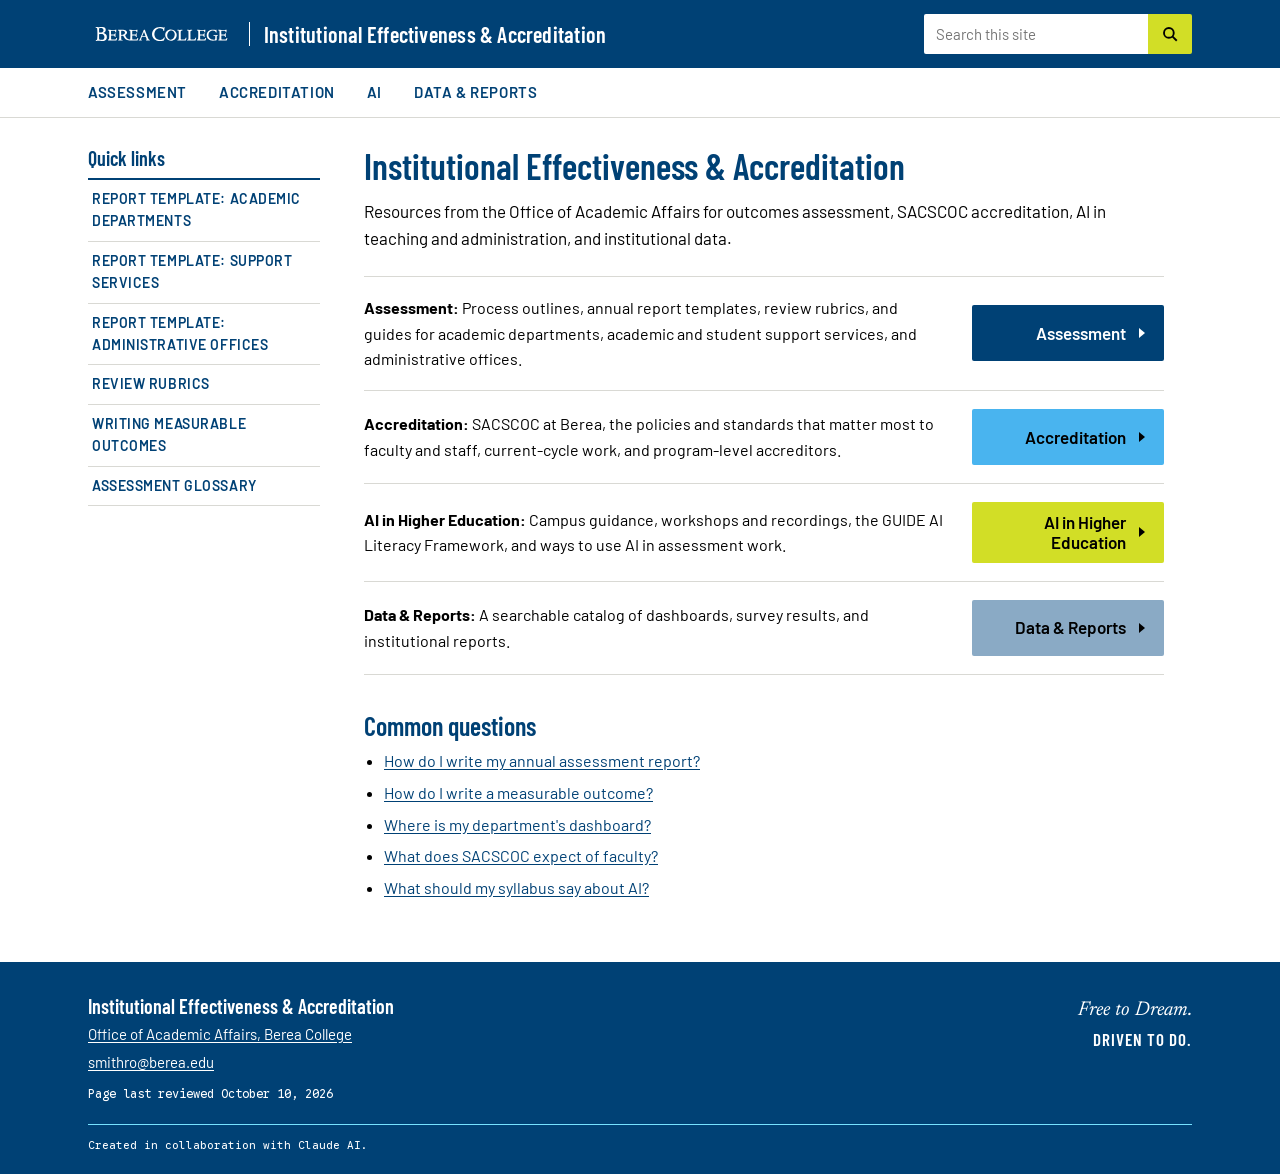
<file: index.html>
<!doctype html>
<html lang="en">
<head>
<meta charset="utf-8">
<meta name="viewport" content="width=device-width, initial-scale=1">
<title>Institutional Effectiveness &amp; Accreditation at Berea College</title>
<meta name="description" content="Assessment, accreditation, AI, and institutional data resources from the Office of Academic Affairs at Berea College.">
<meta name="section" content="home">
<meta name="last-reviewed" content="2026-10-10">
<link rel="preconnect" href="https://fonts.googleapis.com">
<link rel="preconnect" href="https://fonts.gstatic.com" crossorigin>
<link rel="stylesheet" href="https://fonts.googleapis.com/css2?family=Barlow:wght@400;600&amp;family=Barlow+Condensed:wght@600&amp;family=Newsreader:ital,opsz,wght@1,6..72,400&amp;family=Google+Sans+Code:wght@500&amp;display=swap">
<link rel="stylesheet" href="assets/css/site.css">
</head>
<body>
<!-- BEGIN:header -->
<a class="skip-link" href="#main">Skip to main content</a>
<header class="site-header">
  <div class="topbar">
    <div class="wrap topbar-inner">
      <a class="brand" href="./">
        <img src="./assets/img/berea-horizontal-white.svg" alt="Berea College" width="165" height="30">
        <span class="name">Institutional Effectiveness &amp; Accreditation</span>
        <span class="short" aria-hidden="true">IE&amp;A</span>
      </a>
      <form class="header-search" role="search" aria-label="Site" action="./search/" method="get">
        <label for="site-q" class="visually-hidden">Search this site</label>
        <input id="site-q" name="q" type="search" placeholder="Search this site" autocomplete="off">
        <button type="submit" aria-label="Search"><svg width="18" height="18" viewBox="0 0 24 24" fill="none" stroke="currentColor" stroke-width="2.5" aria-hidden="true" focusable="false"><circle cx="10.5" cy="10.5" r="6.5"/><path d="M15.5 15.5L21 21"/></svg></button>
      </form>
    </div>
  </div>
  <nav class="main-nav" aria-label="Main">
    <div class="wrap">
      <ul>
        <li><a href="./assessment/">Assessment</a></li>
        <li><a href="./accreditation/">Accreditation</a></li>
        <li><a href="./ai/">AI</a></li>
        <li><a href="./data/">Data &amp; Reports</a></li>
      </ul>
    </div>
  </nav>
</header>
<!-- END:header -->

<div class="wrap layout">
  <aside class="sidebar">
<!-- BEGIN:sidebar -->
  <nav aria-label="Quick links">
    <h2 class="side-title">Quick links</h2>
    <ul class="quick">
      <li><a href="./files/assessment/academic/annual-assessment-report-template-academic-departments.docx" download>Report template: Academic Departments</a></li>
      <li><a href="./files/assessment/support-services/annual-assessment-report-template-academic-student-support-services.docx" download>Report template: Support Services</a></li>
      <li><a href="./files/assessment/administrative/annual-assessment-report-template-administrative-offices.docx" download>Report template: Administrative Offices</a></li>
      <li><a href="./assessment/#academic">Review rubrics</a></li>
      <li><a href="./files/assessment/general/writing-clear-measurable-outcomes.docx" download>Writing measurable outcomes</a></li>
      <li><a href="./files/assessment/guides/assessment-glossary.pdf" download>Assessment glossary</a></li>
    </ul>
  </nav>
<!-- END:sidebar -->
  </aside>
  <main id="main" class="content" tabindex="-1">
      <h1>Institutional Effectiveness &amp; Accreditation</h1>
      <p class="lead">Resources from the Office of Academic Affairs for outcomes assessment, SACSCOC accreditation, AI in teaching and administration, and institutional data.</p>
      <ul class="rows">
        <li class="row">
          <p><strong>Assessment:</strong> Process outlines, annual report templates, review rubrics, and guides for academic departments, academic and student support services, and administrative offices.</p>
          <a class="tile tile-blue" href="assessment/">Assessment <svg width="12" height="12" viewBox="0 0 12 12" aria-hidden="true" focusable="false"><path d="M3 1l6 5-6 5z" fill="currentColor"/></svg></a>
        </li>
        <li class="row">
          <p><strong>Accreditation:</strong> SACSCOC at Berea, the policies and standards that matter most to faculty and staff, current-cycle work, and program-level accreditors.</p>
          <a class="tile tile-light" href="accreditation/">Accreditation <svg width="12" height="12" viewBox="0 0 12 12" aria-hidden="true" focusable="false"><path d="M3 1l6 5-6 5z" fill="currentColor"/></svg></a>
        </li>
        <li class="row">
          <p><strong>AI in Higher Education:</strong> Campus guidance, workshops and recordings, the GUIDE AI Literacy Framework, and ways to use AI in assessment work.</p>
          <a class="tile tile-chartreuse" href="ai/">AI in Higher Education <svg width="12" height="12" viewBox="0 0 12 12" aria-hidden="true" focusable="false"><path d="M3 1l6 5-6 5z" fill="currentColor"/></svg></a>
        </li>
        <li class="row">
          <p><strong>Data &amp; Reports:</strong> A searchable catalog of dashboards, survey results, and institutional reports.</p>
          <a class="tile tile-bluegray" href="data/">Data &amp; Reports <svg width="12" height="12" viewBox="0 0 12 12" aria-hidden="true" focusable="false"><path d="M3 1l6 5-6 5z" fill="currentColor"/></svg></a>
        </li>
      </ul>

      <h2>Common questions</h2>
      <ul class="question-list">
        <li><a href="assessment/#academic">How do I write my annual assessment report?</a></li>
        <li><a href="assessment/#writing-outcomes">How do I write a measurable outcome?</a></li>
        <li><a href="data/">Where is my department's dashboard?</a></li>
        <li><a href="accreditation/">What does SACSCOC expect of faculty?</a></li>
        <li><a href="ai/">What should my syllabus say about AI?</a></li>
      </ul>
  </main>
</div>

<!-- BEGIN:footer -->
<footer class="site-footer">
  <div class="wrap footer-cols">
    <div class="footer-unit">
      <strong>Institutional Effectiveness &amp; Accreditation</strong>
      <a href="https://www.berea.edu/office-of-academic-affairs">Office of Academic Affairs, Berea College</a>
      <a id="site-contact" href="mailto:smithro@berea.edu">smithro@berea.edu</a>
      <span class="mono">Page last reviewed October 10, 2026</span>
    </div>
    <div class="tagline">
      <p class="tagline-serif">Free to Dream.</p>
      <p class="tagline-sans">DRIVEN TO DO.</p>
    </div>
  </div>
  <div class="wrap footer-base">
    <p class="disclaimer">Created in collaboration with Claude AI.</p>
  </div>
</footer>
<!-- END:footer -->
</body>
</html>
</file>
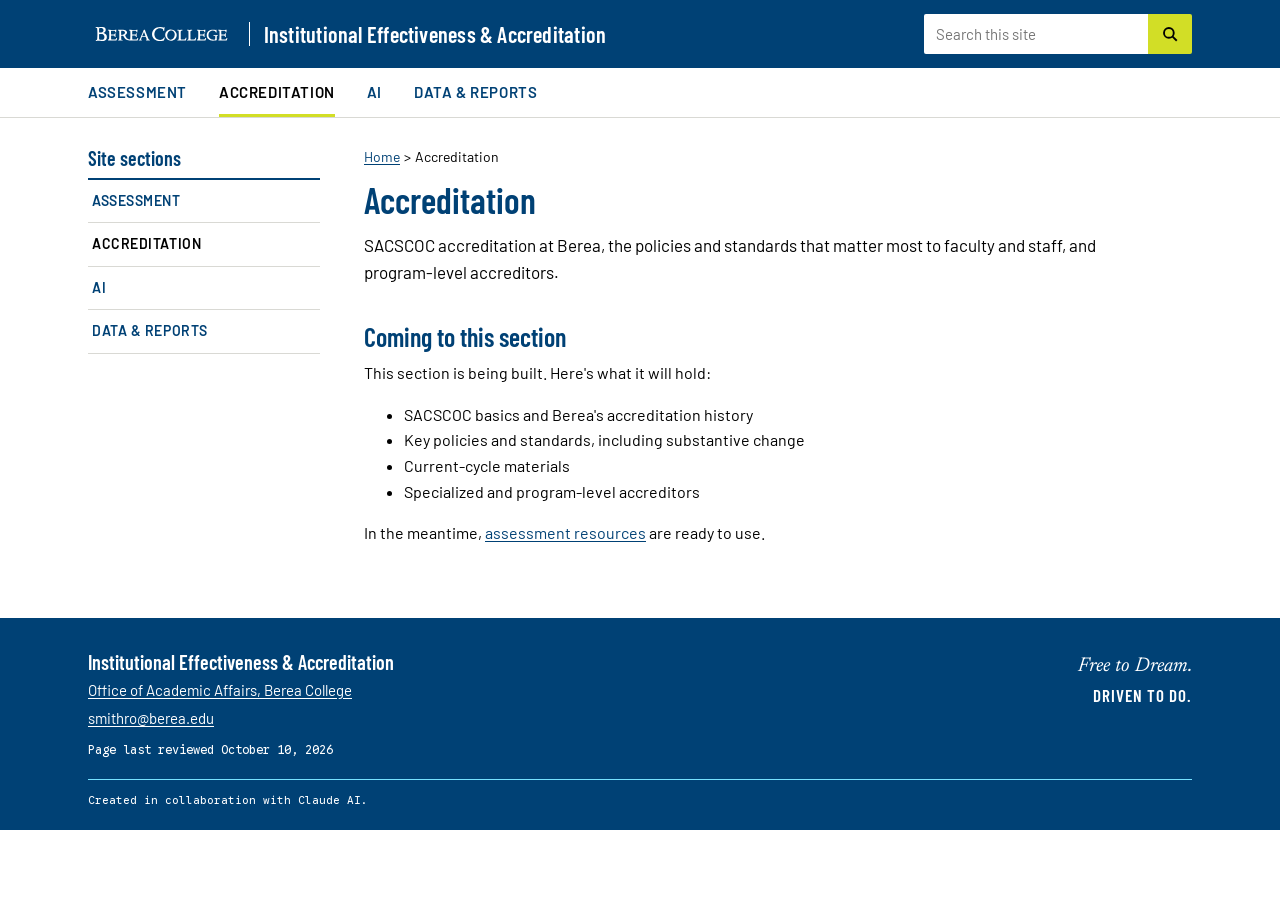
<file: accreditation/index.html>
<!doctype html>
<html lang="en">
<head>
<meta charset="utf-8">
<meta name="viewport" content="width=device-width, initial-scale=1">
<title>Accreditation | Institutional Effectiveness &amp; Accreditation at Berea College</title>
<meta name="description" content="SACSCOC accreditation at Berea College: basics, policies, standards, and program accreditors.">
<meta name="section" content="accreditation">
<meta name="last-reviewed" content="2026-10-10">
<link rel="preconnect" href="https://fonts.googleapis.com">
<link rel="preconnect" href="https://fonts.gstatic.com" crossorigin>
<link rel="stylesheet" href="https://fonts.googleapis.com/css2?family=Barlow:wght@400;600&amp;family=Barlow+Condensed:wght@600&amp;family=Newsreader:ital,opsz,wght@1,6..72,400&amp;family=Google+Sans+Code:wght@500&amp;display=swap">
<link rel="stylesheet" href="../assets/css/site.css">
</head>
<body>
<!-- BEGIN:header -->
<a class="skip-link" href="#main">Skip to main content</a>
<header class="site-header">
  <div class="topbar">
    <div class="wrap topbar-inner">
      <a class="brand" href="../">
        <img src="../assets/img/berea-horizontal-white.svg" alt="Berea College" width="165" height="30">
        <span class="name">Institutional Effectiveness &amp; Accreditation</span>
        <span class="short" aria-hidden="true">IE&amp;A</span>
      </a>
      <form class="header-search" role="search" aria-label="Site" action="../search/" method="get">
        <label for="site-q" class="visually-hidden">Search this site</label>
        <input id="site-q" name="q" type="search" placeholder="Search this site" autocomplete="off">
        <button type="submit" aria-label="Search"><svg width="18" height="18" viewBox="0 0 24 24" fill="none" stroke="currentColor" stroke-width="2.5" aria-hidden="true" focusable="false"><circle cx="10.5" cy="10.5" r="6.5"/><path d="M15.5 15.5L21 21"/></svg></button>
      </form>
    </div>
  </div>
  <nav class="main-nav" aria-label="Main">
    <div class="wrap">
      <ul>
        <li><a href="../assessment/">Assessment</a></li>
        <li><a href="../accreditation/" aria-current="page">Accreditation</a></li>
        <li><a href="../ai/">AI</a></li>
        <li><a href="../data/">Data &amp; Reports</a></li>
      </ul>
    </div>
  </nav>
</header>
<!-- END:header -->

<div class="wrap layout">
  <aside class="sidebar">
<!-- BEGIN:sidebar -->
  <nav aria-label="Section menu">
    <h2 class="side-title">Site sections</h2>
    <ul>
      <li><a href="../assessment/">Assessment</a></li>
      <li><a href="../accreditation/" aria-current="page">Accreditation</a></li>
      <li><a href="../ai/">AI</a></li>
      <li><a href="../data/">Data &amp; Reports</a></li>
    </ul>
  </nav>
<!-- END:sidebar -->
  </aside>
  <main id="main" class="content" tabindex="-1">
      <nav class="breadcrumb" aria-label="Breadcrumb"><ol><li><a href="../">Home</a></li><li aria-current="page">Accreditation</li></ol></nav>
      <h1>Accreditation</h1>
      <p class="lead">SACSCOC accreditation at Berea, the policies and standards that matter most to faculty and staff, and program-level accreditors.</p>
      <h2>Coming to this section</h2>
      <p>This section is being built. Here's what it will hold:</p>
      <ul>
        <li>SACSCOC basics and Berea's accreditation history</li>
        <li>Key policies and standards, including substantive change</li>
        <li>Current-cycle materials</li>
        <li>Specialized and program-level accreditors</li>
      </ul>
      <p>In the meantime, <a href="../assessment/">assessment resources</a> are ready to use.</p>
  </main>
</div>

<!-- BEGIN:footer -->
<footer class="site-footer">
  <div class="wrap footer-cols">
    <div class="footer-unit">
      <strong>Institutional Effectiveness &amp; Accreditation</strong>
      <a href="https://www.berea.edu/office-of-academic-affairs">Office of Academic Affairs, Berea College</a>
      <a id="site-contact" href="mailto:smithro@berea.edu">smithro@berea.edu</a>
      <span class="mono">Page last reviewed October 10, 2026</span>
    </div>
    <div class="tagline">
      <p class="tagline-serif">Free to Dream.</p>
      <p class="tagline-sans">DRIVEN TO DO.</p>
    </div>
  </div>
  <div class="wrap footer-base">
    <p class="disclaimer">Created in collaboration with Claude AI.</p>
  </div>
</footer>
<!-- END:footer -->
</body>
</html>
</file>
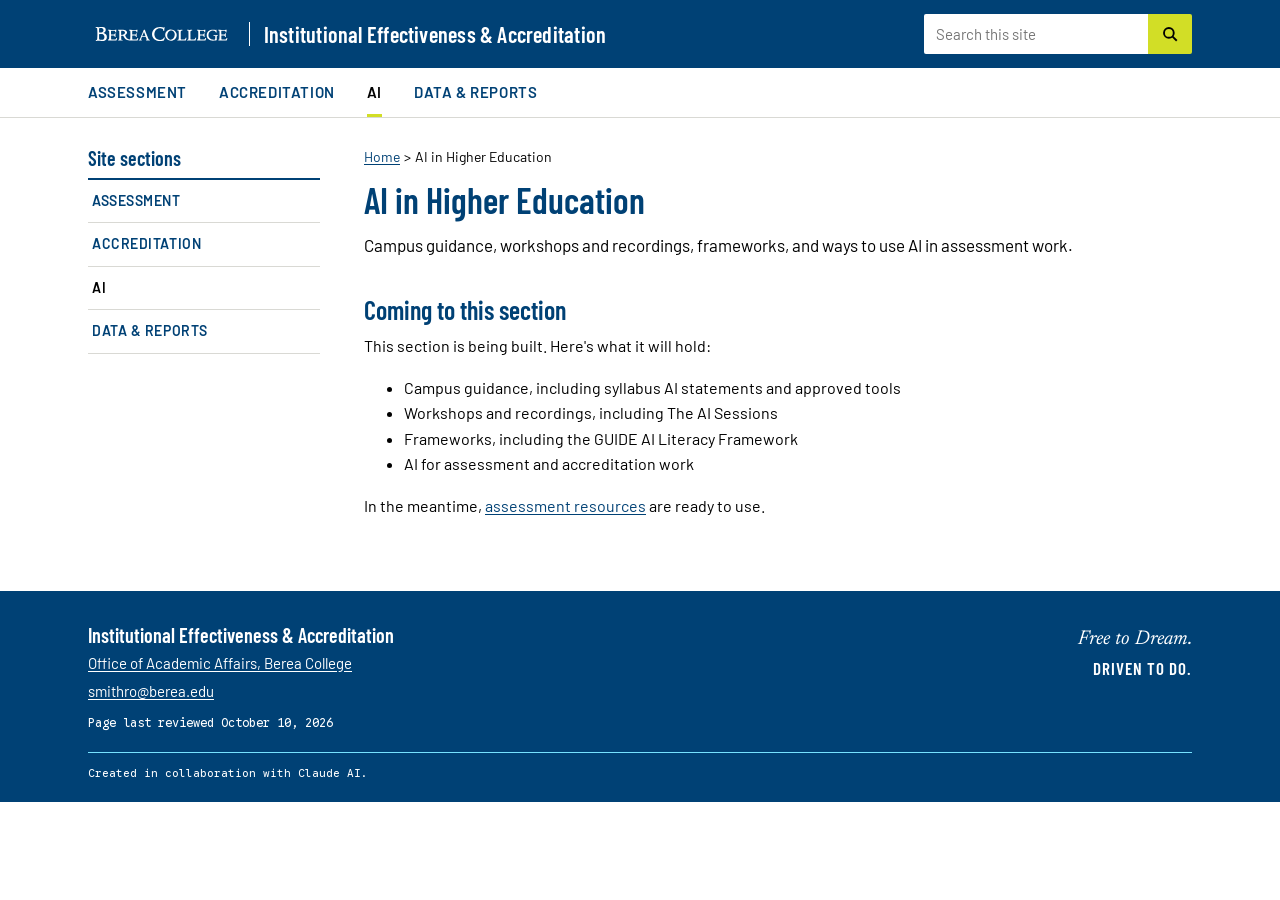
<file: ai/index.html>
<!doctype html>
<html lang="en">
<head>
<meta charset="utf-8">
<meta name="viewport" content="width=device-width, initial-scale=1">
<title>AI in Higher Education | Institutional Effectiveness &amp; Accreditation at Berea College</title>
<meta name="description" content="Guidance, workshops, and frameworks for using AI at Berea College.">
<meta name="section" content="ai">
<meta name="last-reviewed" content="2026-10-10">
<link rel="preconnect" href="https://fonts.googleapis.com">
<link rel="preconnect" href="https://fonts.gstatic.com" crossorigin>
<link rel="stylesheet" href="https://fonts.googleapis.com/css2?family=Barlow:wght@400;600&amp;family=Barlow+Condensed:wght@600&amp;family=Newsreader:ital,opsz,wght@1,6..72,400&amp;family=Google+Sans+Code:wght@500&amp;display=swap">
<link rel="stylesheet" href="../assets/css/site.css">
</head>
<body>
<!-- BEGIN:header -->
<a class="skip-link" href="#main">Skip to main content</a>
<header class="site-header">
  <div class="topbar">
    <div class="wrap topbar-inner">
      <a class="brand" href="../">
        <img src="../assets/img/berea-horizontal-white.svg" alt="Berea College" width="165" height="30">
        <span class="name">Institutional Effectiveness &amp; Accreditation</span>
        <span class="short" aria-hidden="true">IE&amp;A</span>
      </a>
      <form class="header-search" role="search" aria-label="Site" action="../search/" method="get">
        <label for="site-q" class="visually-hidden">Search this site</label>
        <input id="site-q" name="q" type="search" placeholder="Search this site" autocomplete="off">
        <button type="submit" aria-label="Search"><svg width="18" height="18" viewBox="0 0 24 24" fill="none" stroke="currentColor" stroke-width="2.5" aria-hidden="true" focusable="false"><circle cx="10.5" cy="10.5" r="6.5"/><path d="M15.5 15.5L21 21"/></svg></button>
      </form>
    </div>
  </div>
  <nav class="main-nav" aria-label="Main">
    <div class="wrap">
      <ul>
        <li><a href="../assessment/">Assessment</a></li>
        <li><a href="../accreditation/">Accreditation</a></li>
        <li><a href="../ai/" aria-current="page">AI</a></li>
        <li><a href="../data/">Data &amp; Reports</a></li>
      </ul>
    </div>
  </nav>
</header>
<!-- END:header -->

<div class="wrap layout">
  <aside class="sidebar">
<!-- BEGIN:sidebar -->
  <nav aria-label="Section menu">
    <h2 class="side-title">Site sections</h2>
    <ul>
      <li><a href="../assessment/">Assessment</a></li>
      <li><a href="../accreditation/">Accreditation</a></li>
      <li><a href="../ai/" aria-current="page">AI</a></li>
      <li><a href="../data/">Data &amp; Reports</a></li>
    </ul>
  </nav>
<!-- END:sidebar -->
  </aside>
  <main id="main" class="content" tabindex="-1">
      <nav class="breadcrumb" aria-label="Breadcrumb"><ol><li><a href="../">Home</a></li><li aria-current="page">AI in Higher Education</li></ol></nav>
      <h1>AI in Higher Education</h1>
      <p class="lead">Campus guidance, workshops and recordings, frameworks, and ways to use AI in assessment work.</p>
      <h2>Coming to this section</h2>
      <p>This section is being built. Here's what it will hold:</p>
      <ul>
        <li>Campus guidance, including syllabus AI statements and approved tools</li>
        <li>Workshops and recordings, including The AI Sessions</li>
        <li>Frameworks, including the GUIDE AI Literacy Framework</li>
        <li>AI for assessment and accreditation work</li>
      </ul>
      <p>In the meantime, <a href="../assessment/">assessment resources</a> are ready to use.</p>
  </main>
</div>

<!-- BEGIN:footer -->
<footer class="site-footer">
  <div class="wrap footer-cols">
    <div class="footer-unit">
      <strong>Institutional Effectiveness &amp; Accreditation</strong>
      <a href="https://www.berea.edu/office-of-academic-affairs">Office of Academic Affairs, Berea College</a>
      <a id="site-contact" href="mailto:smithro@berea.edu">smithro@berea.edu</a>
      <span class="mono">Page last reviewed October 10, 2026</span>
    </div>
    <div class="tagline">
      <p class="tagline-serif">Free to Dream.</p>
      <p class="tagline-sans">DRIVEN TO DO.</p>
    </div>
  </div>
  <div class="wrap footer-base">
    <p class="disclaimer">Created in collaboration with Claude AI.</p>
  </div>
</footer>
<!-- END:footer -->
</body>
</html>
</file>
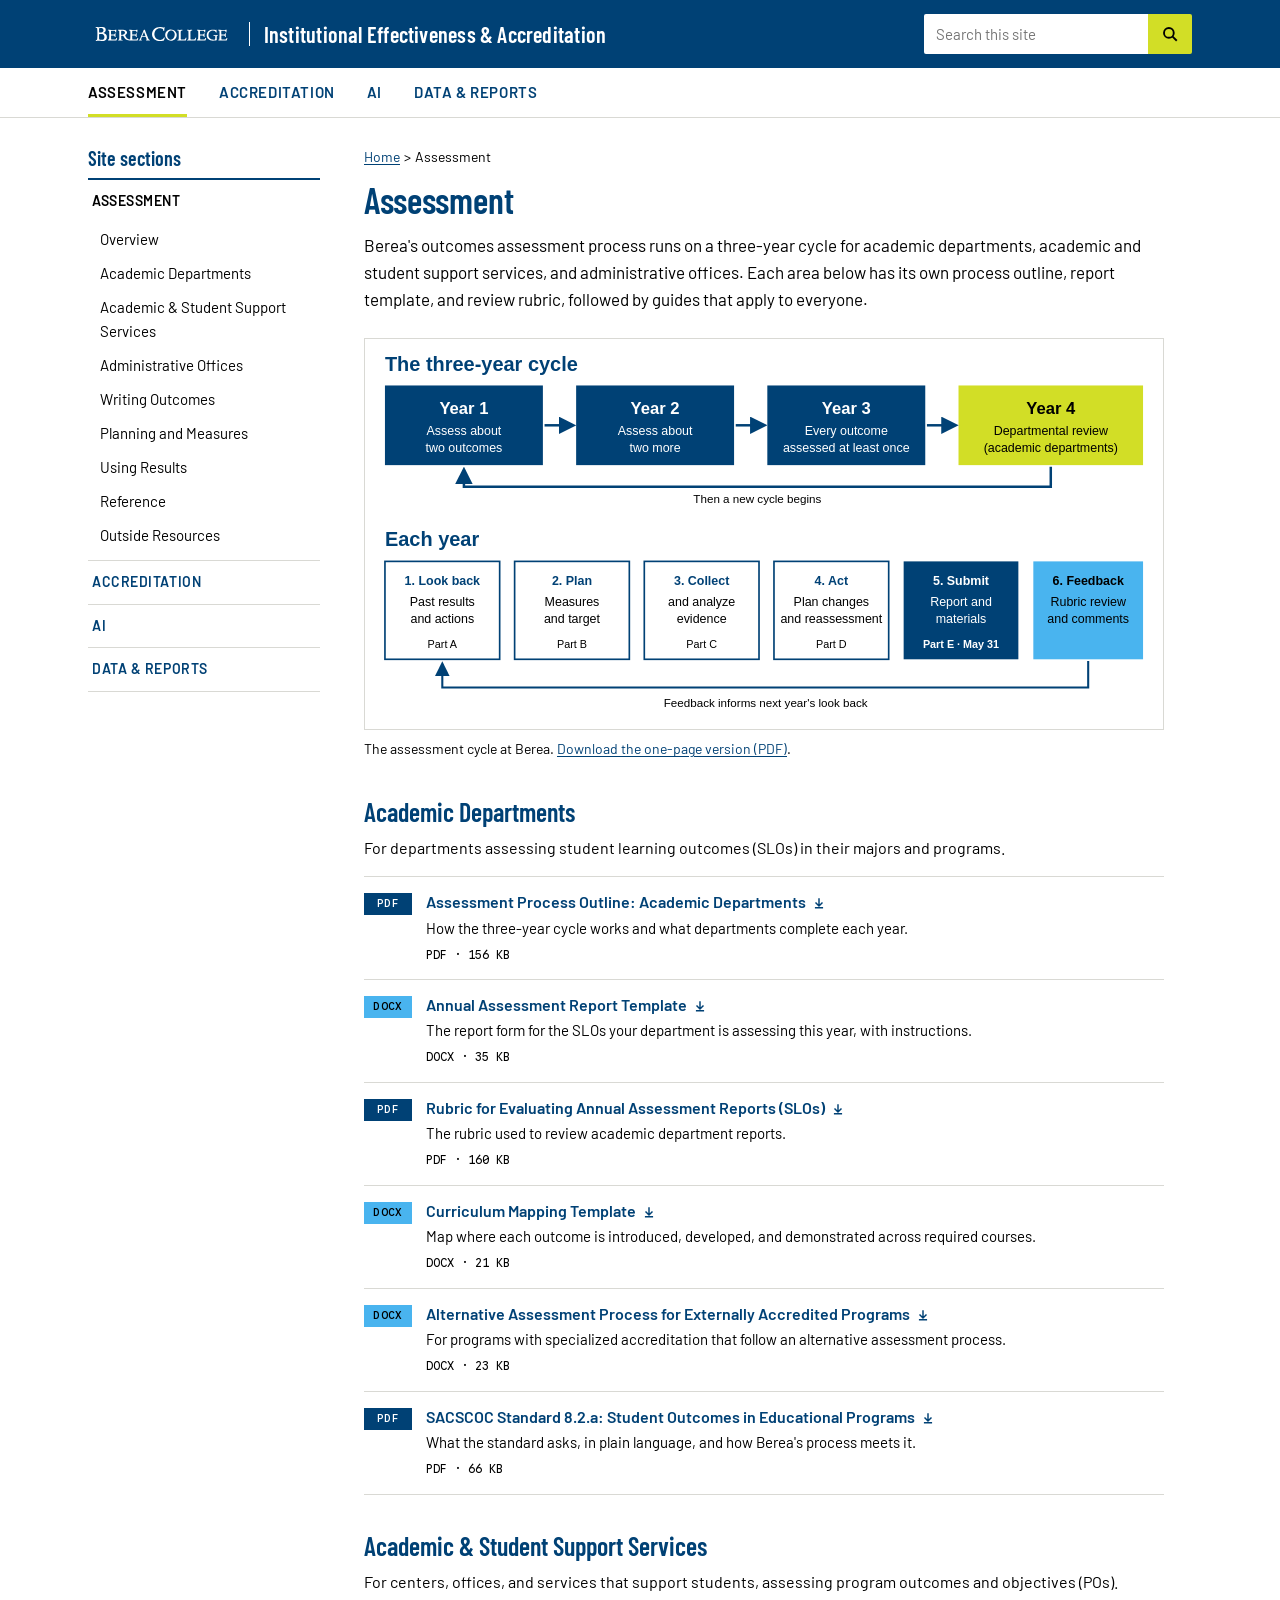
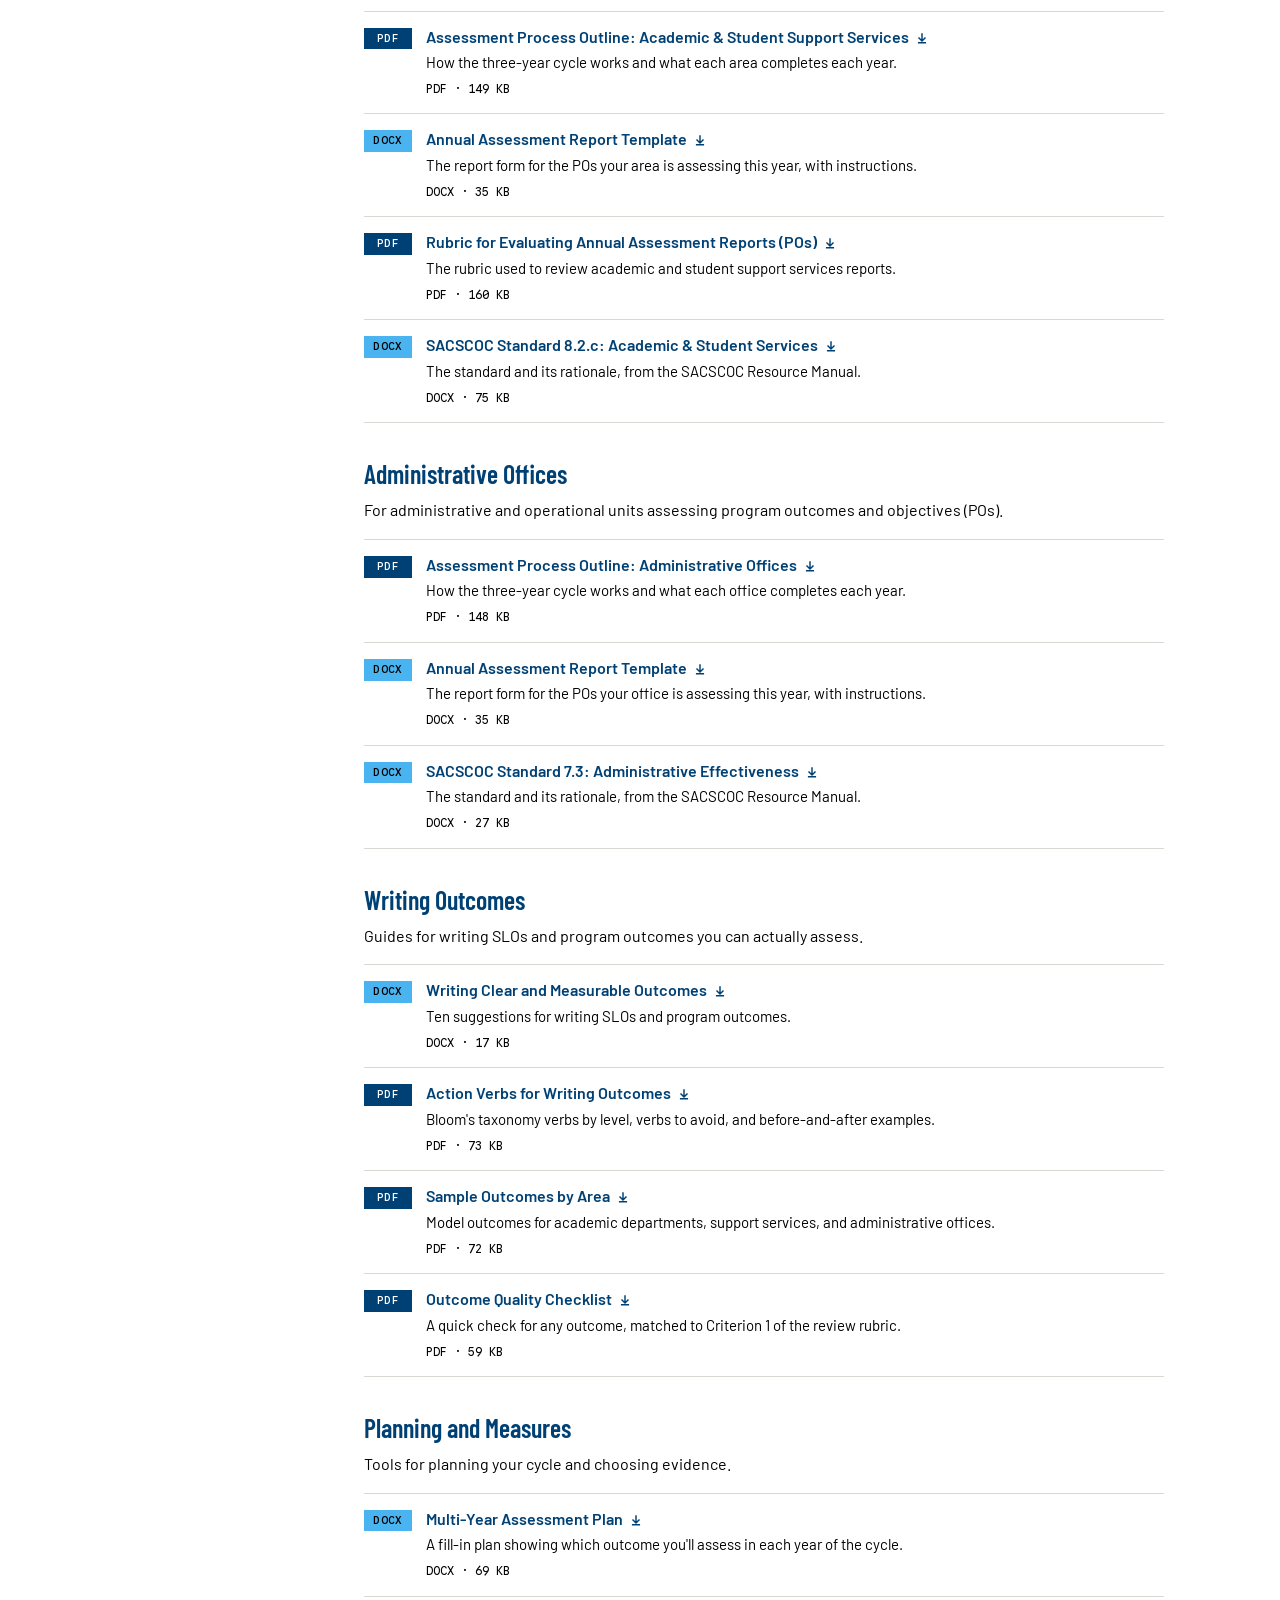
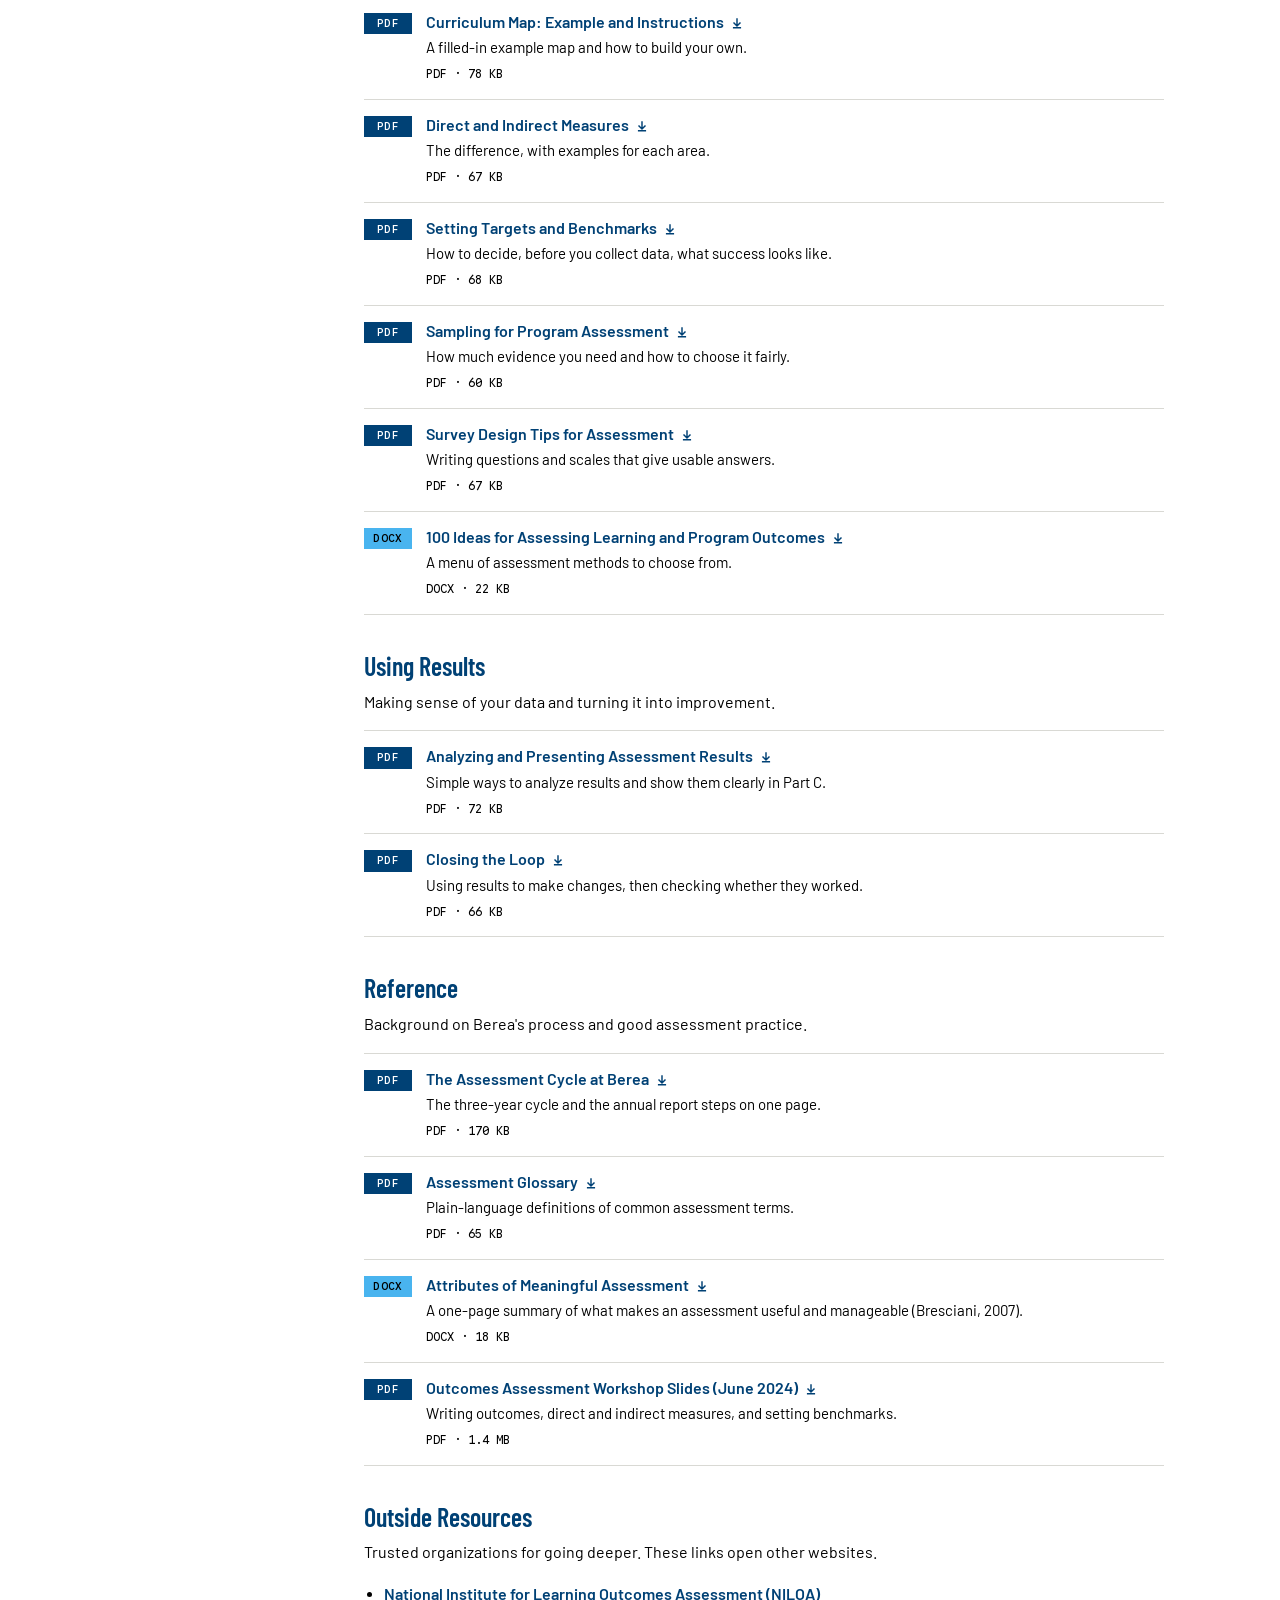
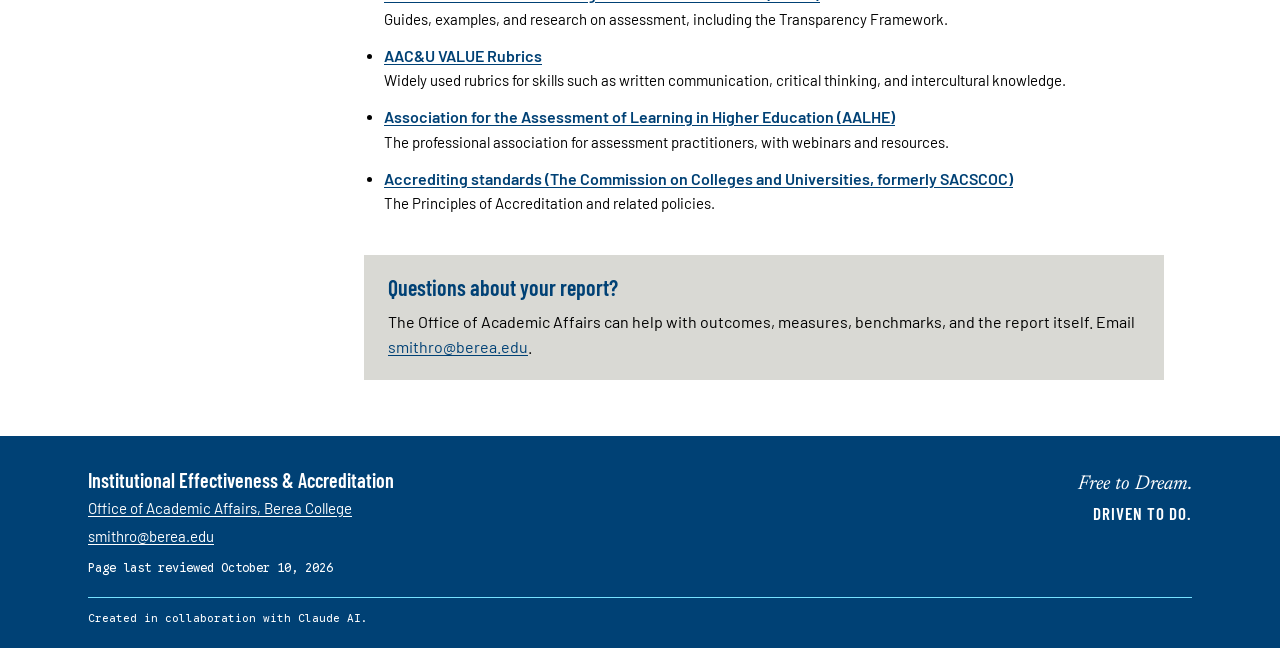
<file: assessment/index.html>
<!doctype html>
<html lang="en">
<head>
<meta charset="utf-8">
<meta name="viewport" content="width=device-width, initial-scale=1">
<title>Assessment | Institutional Effectiveness &amp; Accreditation at Berea College</title>
<meta name="description" content="Process outlines, report templates, review rubrics, and guides for outcomes assessment at Berea College.">
<meta name="section" content="assessment">
<meta name="last-reviewed" content="2026-10-10">
<link rel="preconnect" href="https://fonts.googleapis.com">
<link rel="preconnect" href="https://fonts.gstatic.com" crossorigin>
<link rel="stylesheet" href="https://fonts.googleapis.com/css2?family=Barlow:wght@400;600&amp;family=Barlow+Condensed:wght@600&amp;family=Newsreader:ital,opsz,wght@1,6..72,400&amp;family=Google+Sans+Code:wght@500&amp;display=swap">
<link rel="stylesheet" href="../assets/css/site.css">
</head>
<body>
<!-- BEGIN:header -->
<a class="skip-link" href="#main">Skip to main content</a>
<header class="site-header">
  <div class="topbar">
    <div class="wrap topbar-inner">
      <a class="brand" href="../">
        <img src="../assets/img/berea-horizontal-white.svg" alt="Berea College" width="165" height="30">
        <span class="name">Institutional Effectiveness &amp; Accreditation</span>
        <span class="short" aria-hidden="true">IE&amp;A</span>
      </a>
      <form class="header-search" role="search" aria-label="Site" action="../search/" method="get">
        <label for="site-q" class="visually-hidden">Search this site</label>
        <input id="site-q" name="q" type="search" placeholder="Search this site" autocomplete="off">
        <button type="submit" aria-label="Search"><svg width="18" height="18" viewBox="0 0 24 24" fill="none" stroke="currentColor" stroke-width="2.5" aria-hidden="true" focusable="false"><circle cx="10.5" cy="10.5" r="6.5"/><path d="M15.5 15.5L21 21"/></svg></button>
      </form>
    </div>
  </div>
  <nav class="main-nav" aria-label="Main">
    <div class="wrap">
      <ul>
        <li><a href="../assessment/" aria-current="page">Assessment</a></li>
        <li><a href="../accreditation/">Accreditation</a></li>
        <li><a href="../ai/">AI</a></li>
        <li><a href="../data/">Data &amp; Reports</a></li>
      </ul>
    </div>
  </nav>
</header>
<!-- END:header -->

<div class="wrap layout">
  <aside class="sidebar">
<!-- BEGIN:sidebar -->
  <nav aria-label="Section menu">
    <h2 class="side-title">Site sections</h2>
    <ul>
      <li><a href="../assessment/" aria-current="page">Assessment</a>
        <ul>
          <li><a href="../assessment/#main">Overview</a></li>
          <li><a href="../assessment/#academic">Academic Departments</a></li>
          <li><a href="../assessment/#support-services">Academic &amp; Student Support Services</a></li>
          <li><a href="../assessment/#administrative">Administrative Offices</a></li>
          <li><a href="../assessment/#writing-outcomes">Writing Outcomes</a></li>
          <li><a href="../assessment/#planning-and-measures">Planning and Measures</a></li>
          <li><a href="../assessment/#using-results">Using Results</a></li>
          <li><a href="../assessment/#reference">Reference</a></li>
          <li><a href="../assessment/#outside-resources">Outside Resources</a></li>
        </ul>
      </li>
      <li><a href="../accreditation/">Accreditation</a></li>
      <li><a href="../ai/">AI</a></li>
      <li><a href="../data/">Data &amp; Reports</a></li>
    </ul>
  </nav>
<!-- END:sidebar -->
  </aside>
  <main id="main" class="content" tabindex="-1">
      <nav class="breadcrumb" aria-label="Breadcrumb"><ol><li><a href="../">Home</a></li><li aria-current="page">Assessment</li></ol></nav>
      <h1>Assessment</h1>
      <p class="lead">Berea's outcomes assessment process runs on a three-year cycle for academic departments, academic and student support services, and administrative offices. Each area below has its own process outline, report template, and review rubric, followed by guides that apply to everyone.</p>

      <figure class="cycle">
        <img src="../assets/img/assessment-cycle.svg" width="960" height="470" alt="The assessment cycle at Berea. Years 1, 2, and 3 each assess about two outcomes, so every outcome is assessed at least once. Academic departments then complete a fourth-year departmental review before a new cycle begins. Each year follows six steps: look back (Part A), plan (Part B), collect and analyze (Part C), act (Part D), submit the report and materials by May 31 (Part E), and receive feedback.">
        <figcaption>The assessment cycle at Berea. <a href="../files/assessment/guides/assessment-cycle-at-berea.pdf" download>Download the one-page version (PDF)</a>.</figcaption>
      </figure>

      <section aria-labelledby="h-academic" id="academic">
        <h2 id="h-academic">Academic Departments</h2>
        <p class="section-intro">For departments assessing student learning outcomes (SLOs) in their majors and programs.</p>
        <ul class="files">
        <li data-resource="Academic Departments">
          <span class="file-type type-pdf">PDF</span>
          <div>
            <h3><a href="../files/assessment/academic/assessment-process-outline-academic-departments.pdf" download aria-label="Assessment Process Outline: Academic Departments (PDF, 156 KB, download)">Assessment Process Outline: Academic Departments<svg width="14" height="14" viewBox="0 0 24 24" fill="none" stroke="currentColor" stroke-width="2.5" aria-hidden="true" focusable="false"><path d="M12 4v12M6 11l6 6 6-6M5 20h14"/></svg></a></h3>
            <p>How the three-year cycle works and what departments complete each year.</p>
            <span class="file-meta">PDF · 156 KB</span>
          </div>
        </li>
        <li data-resource="Academic Departments">
          <span class="file-type type-docx">DOCX</span>
          <div>
            <h3><a href="../files/assessment/academic/annual-assessment-report-template-academic-departments.docx" download aria-label="Annual Assessment Report Template (DOCX, 35 KB, download)">Annual Assessment Report Template<svg width="14" height="14" viewBox="0 0 24 24" fill="none" stroke="currentColor" stroke-width="2.5" aria-hidden="true" focusable="false"><path d="M12 4v12M6 11l6 6 6-6M5 20h14"/></svg></a></h3>
            <p>The report form for the SLOs your department is assessing this year, with instructions.</p>
            <span class="file-meta">DOCX · 35 KB</span>
          </div>
        </li>
        <li data-resource="Academic Departments">
          <span class="file-type type-pdf">PDF</span>
          <div>
            <h3><a href="../files/assessment/academic/rubric-annual-assessment-reports-slos.pdf" download aria-label="Rubric for Evaluating Annual Assessment Reports (SLOs) (PDF, 160 KB, download)">Rubric for Evaluating Annual Assessment Reports (SLOs)<svg width="14" height="14" viewBox="0 0 24 24" fill="none" stroke="currentColor" stroke-width="2.5" aria-hidden="true" focusable="false"><path d="M12 4v12M6 11l6 6 6-6M5 20h14"/></svg></a></h3>
            <p>The rubric used to review academic department reports.</p>
            <span class="file-meta">PDF · 160 KB</span>
          </div>
        </li>
        <li data-resource="Academic Departments">
          <span class="file-type type-docx">DOCX</span>
          <div>
            <h3><a href="../files/assessment/academic/curriculum-mapping-template.docx" download aria-label="Curriculum Mapping Template (DOCX, 21 KB, download)">Curriculum Mapping Template<svg width="14" height="14" viewBox="0 0 24 24" fill="none" stroke="currentColor" stroke-width="2.5" aria-hidden="true" focusable="false"><path d="M12 4v12M6 11l6 6 6-6M5 20h14"/></svg></a></h3>
            <p>Map where each outcome is introduced, developed, and demonstrated across required courses.</p>
            <span class="file-meta">DOCX · 21 KB</span>
          </div>
        </li>
        <li data-resource="Academic Departments">
          <span class="file-type type-docx">DOCX</span>
          <div>
            <h3><a href="../files/assessment/academic/alternative-assessment-process-external-accreditation.docx" download aria-label="Alternative Assessment Process for Externally Accredited Programs (DOCX, 23 KB, download)">Alternative Assessment Process for Externally Accredited Programs<svg width="14" height="14" viewBox="0 0 24 24" fill="none" stroke="currentColor" stroke-width="2.5" aria-hidden="true" focusable="false"><path d="M12 4v12M6 11l6 6 6-6M5 20h14"/></svg></a></h3>
            <p>For programs with specialized accreditation that follow an alternative assessment process.</p>
            <span class="file-meta">DOCX · 23 KB</span>
          </div>
        </li>
        <li data-resource="Academic Departments">
          <span class="file-type type-pdf">PDF</span>
          <div>
            <h3><a href="../files/assessment/academic/sacscoc-standard-8-2-a.pdf" download aria-label="SACSCOC Standard 8.2.a: Student Outcomes in Educational Programs (PDF, 66 KB, download)">SACSCOC Standard 8.2.a: Student Outcomes in Educational Programs<svg width="14" height="14" viewBox="0 0 24 24" fill="none" stroke="currentColor" stroke-width="2.5" aria-hidden="true" focusable="false"><path d="M12 4v12M6 11l6 6 6-6M5 20h14"/></svg></a></h3>
            <p>What the standard asks, in plain language, and how Berea's process meets it.</p>
            <span class="file-meta">PDF · 66 KB</span>
          </div>
        </li>
        </ul>
      </section>
      <section aria-labelledby="h-support-services" id="support-services">
        <h2 id="h-support-services">Academic &amp; Student Support Services</h2>
        <p class="section-intro">For centers, offices, and services that support students, assessing program outcomes and objectives (POs).</p>
        <ul class="files">
        <li data-resource="Academic &amp; Student Support Services">
          <span class="file-type type-pdf">PDF</span>
          <div>
            <h3><a href="../files/assessment/support-services/assessment-process-outline-academic-student-support-services.pdf" download aria-label="Assessment Process Outline: Academic &amp; Student Support Services (PDF, 149 KB, download)">Assessment Process Outline: Academic &amp; Student Support Services<svg width="14" height="14" viewBox="0 0 24 24" fill="none" stroke="currentColor" stroke-width="2.5" aria-hidden="true" focusable="false"><path d="M12 4v12M6 11l6 6 6-6M5 20h14"/></svg></a></h3>
            <p>How the three-year cycle works and what each area completes each year.</p>
            <span class="file-meta">PDF · 149 KB</span>
          </div>
        </li>
        <li data-resource="Academic &amp; Student Support Services">
          <span class="file-type type-docx">DOCX</span>
          <div>
            <h3><a href="../files/assessment/support-services/annual-assessment-report-template-academic-student-support-services.docx" download aria-label="Annual Assessment Report Template (DOCX, 35 KB, download)">Annual Assessment Report Template<svg width="14" height="14" viewBox="0 0 24 24" fill="none" stroke="currentColor" stroke-width="2.5" aria-hidden="true" focusable="false"><path d="M12 4v12M6 11l6 6 6-6M5 20h14"/></svg></a></h3>
            <p>The report form for the POs your area is assessing this year, with instructions.</p>
            <span class="file-meta">DOCX · 35 KB</span>
          </div>
        </li>
        <li data-resource="Academic &amp; Student Support Services">
          <span class="file-type type-pdf">PDF</span>
          <div>
            <h3><a href="../files/assessment/support-services/rubric-annual-assessment-reports-pos.pdf" download aria-label="Rubric for Evaluating Annual Assessment Reports (POs) (PDF, 160 KB, download)">Rubric for Evaluating Annual Assessment Reports (POs)<svg width="14" height="14" viewBox="0 0 24 24" fill="none" stroke="currentColor" stroke-width="2.5" aria-hidden="true" focusable="false"><path d="M12 4v12M6 11l6 6 6-6M5 20h14"/></svg></a></h3>
            <p>The rubric used to review academic and student support services reports.</p>
            <span class="file-meta">PDF · 160 KB</span>
          </div>
        </li>
        <li data-resource="Academic &amp; Student Support Services">
          <span class="file-type type-docx">DOCX</span>
          <div>
            <h3><a href="../files/assessment/support-services/sacscoc-standard-8-2-c.docx" download aria-label="SACSCOC Standard 8.2.c: Academic &amp; Student Services (DOCX, 75 KB, download)">SACSCOC Standard 8.2.c: Academic &amp; Student Services<svg width="14" height="14" viewBox="0 0 24 24" fill="none" stroke="currentColor" stroke-width="2.5" aria-hidden="true" focusable="false"><path d="M12 4v12M6 11l6 6 6-6M5 20h14"/></svg></a></h3>
            <p>The standard and its rationale, from the SACSCOC Resource Manual.</p>
            <span class="file-meta">DOCX · 75 KB</span>
          </div>
        </li>
        </ul>
      </section>
      <section aria-labelledby="h-administrative" id="administrative">
        <h2 id="h-administrative">Administrative Offices</h2>
        <p class="section-intro">For administrative and operational units assessing program outcomes and objectives (POs).</p>
        <ul class="files">
        <li data-resource="Administrative Offices">
          <span class="file-type type-pdf">PDF</span>
          <div>
            <h3><a href="../files/assessment/administrative/assessment-process-outline-administrative-offices.pdf" download aria-label="Assessment Process Outline: Administrative Offices (PDF, 148 KB, download)">Assessment Process Outline: Administrative Offices<svg width="14" height="14" viewBox="0 0 24 24" fill="none" stroke="currentColor" stroke-width="2.5" aria-hidden="true" focusable="false"><path d="M12 4v12M6 11l6 6 6-6M5 20h14"/></svg></a></h3>
            <p>How the three-year cycle works and what each office completes each year.</p>
            <span class="file-meta">PDF · 148 KB</span>
          </div>
        </li>
        <li data-resource="Administrative Offices">
          <span class="file-type type-docx">DOCX</span>
          <div>
            <h3><a href="../files/assessment/administrative/annual-assessment-report-template-administrative-offices.docx" download aria-label="Annual Assessment Report Template (DOCX, 35 KB, download)">Annual Assessment Report Template<svg width="14" height="14" viewBox="0 0 24 24" fill="none" stroke="currentColor" stroke-width="2.5" aria-hidden="true" focusable="false"><path d="M12 4v12M6 11l6 6 6-6M5 20h14"/></svg></a></h3>
            <p>The report form for the POs your office is assessing this year, with instructions.</p>
            <span class="file-meta">DOCX · 35 KB</span>
          </div>
        </li>
        <li data-resource="Administrative Offices">
          <span class="file-type type-docx">DOCX</span>
          <div>
            <h3><a href="../files/assessment/administrative/sacscoc-standard-7-3.docx" download aria-label="SACSCOC Standard 7.3: Administrative Effectiveness (DOCX, 27 KB, download)">SACSCOC Standard 7.3: Administrative Effectiveness<svg width="14" height="14" viewBox="0 0 24 24" fill="none" stroke="currentColor" stroke-width="2.5" aria-hidden="true" focusable="false"><path d="M12 4v12M6 11l6 6 6-6M5 20h14"/></svg></a></h3>
            <p>The standard and its rationale, from the SACSCOC Resource Manual.</p>
            <span class="file-meta">DOCX · 27 KB</span>
          </div>
        </li>
        </ul>
      </section>
      <section aria-labelledby="h-writing-outcomes" id="writing-outcomes">
        <h2 id="h-writing-outcomes">Writing Outcomes</h2>
        <p class="section-intro">Guides for writing SLOs and program outcomes you can actually assess.</p>
        <ul class="files">
        <li data-resource="Writing Outcomes">
          <span class="file-type type-docx">DOCX</span>
          <div>
            <h3><a href="../files/assessment/general/writing-clear-measurable-outcomes.docx" download aria-label="Writing Clear and Measurable Outcomes (DOCX, 17 KB, download)">Writing Clear and Measurable Outcomes<svg width="14" height="14" viewBox="0 0 24 24" fill="none" stroke="currentColor" stroke-width="2.5" aria-hidden="true" focusable="false"><path d="M12 4v12M6 11l6 6 6-6M5 20h14"/></svg></a></h3>
            <p>Ten suggestions for writing SLOs and program outcomes.</p>
            <span class="file-meta">DOCX · 17 KB</span>
          </div>
        </li>
        <li data-resource="Writing Outcomes">
          <span class="file-type type-pdf">PDF</span>
          <div>
            <h3><a href="../files/assessment/guides/blooms-taxonomy-action-verbs.pdf" download aria-label="Action Verbs for Writing Outcomes (PDF, 73 KB, download)">Action Verbs for Writing Outcomes<svg width="14" height="14" viewBox="0 0 24 24" fill="none" stroke="currentColor" stroke-width="2.5" aria-hidden="true" focusable="false"><path d="M12 4v12M6 11l6 6 6-6M5 20h14"/></svg></a></h3>
            <p>Bloom's taxonomy verbs by level, verbs to avoid, and before-and-after examples.</p>
            <span class="file-meta">PDF · 73 KB</span>
          </div>
        </li>
        <li data-resource="Writing Outcomes">
          <span class="file-type type-pdf">PDF</span>
          <div>
            <h3><a href="../files/assessment/guides/sample-outcomes-by-area.pdf" download aria-label="Sample Outcomes by Area (PDF, 72 KB, download)">Sample Outcomes by Area<svg width="14" height="14" viewBox="0 0 24 24" fill="none" stroke="currentColor" stroke-width="2.5" aria-hidden="true" focusable="false"><path d="M12 4v12M6 11l6 6 6-6M5 20h14"/></svg></a></h3>
            <p>Model outcomes for academic departments, support services, and administrative offices.</p>
            <span class="file-meta">PDF · 72 KB</span>
          </div>
        </li>
        <li data-resource="Writing Outcomes">
          <span class="file-type type-pdf">PDF</span>
          <div>
            <h3><a href="../files/assessment/guides/outcome-quality-checklist.pdf" download aria-label="Outcome Quality Checklist (PDF, 59 KB, download)">Outcome Quality Checklist<svg width="14" height="14" viewBox="0 0 24 24" fill="none" stroke="currentColor" stroke-width="2.5" aria-hidden="true" focusable="false"><path d="M12 4v12M6 11l6 6 6-6M5 20h14"/></svg></a></h3>
            <p>A quick check for any outcome, matched to Criterion 1 of the review rubric.</p>
            <span class="file-meta">PDF · 59 KB</span>
          </div>
        </li>
        </ul>
      </section>
      <section aria-labelledby="h-planning-and-measures" id="planning-and-measures">
        <h2 id="h-planning-and-measures">Planning and Measures</h2>
        <p class="section-intro">Tools for planning your cycle and choosing evidence.</p>
        <ul class="files">
        <li data-resource="Planning and Measures">
          <span class="file-type type-docx">DOCX</span>
          <div>
            <h3><a href="../files/assessment/templates/multi-year-assessment-plan-template.docx" download aria-label="Multi-Year Assessment Plan (DOCX, 69 KB, download)">Multi-Year Assessment Plan<svg width="14" height="14" viewBox="0 0 24 24" fill="none" stroke="currentColor" stroke-width="2.5" aria-hidden="true" focusable="false"><path d="M12 4v12M6 11l6 6 6-6M5 20h14"/></svg></a></h3>
            <p>A fill-in plan showing which outcome you'll assess in each year of the cycle.</p>
            <span class="file-meta">DOCX · 69 KB</span>
          </div>
        </li>
        <li data-resource="Planning and Measures">
          <span class="file-type type-pdf">PDF</span>
          <div>
            <h3><a href="../files/assessment/guides/curriculum-map-example.pdf" download aria-label="Curriculum Map: Example and Instructions (PDF, 78 KB, download)">Curriculum Map: Example and Instructions<svg width="14" height="14" viewBox="0 0 24 24" fill="none" stroke="currentColor" stroke-width="2.5" aria-hidden="true" focusable="false"><path d="M12 4v12M6 11l6 6 6-6M5 20h14"/></svg></a></h3>
            <p>A filled-in example map and how to build your own.</p>
            <span class="file-meta">PDF · 78 KB</span>
          </div>
        </li>
        <li data-resource="Planning and Measures">
          <span class="file-type type-pdf">PDF</span>
          <div>
            <h3><a href="../files/assessment/guides/direct-and-indirect-measures.pdf" download aria-label="Direct and Indirect Measures (PDF, 67 KB, download)">Direct and Indirect Measures<svg width="14" height="14" viewBox="0 0 24 24" fill="none" stroke="currentColor" stroke-width="2.5" aria-hidden="true" focusable="false"><path d="M12 4v12M6 11l6 6 6-6M5 20h14"/></svg></a></h3>
            <p>The difference, with examples for each area.</p>
            <span class="file-meta">PDF · 67 KB</span>
          </div>
        </li>
        <li data-resource="Planning and Measures">
          <span class="file-type type-pdf">PDF</span>
          <div>
            <h3><a href="../files/assessment/guides/setting-targets-and-benchmarks.pdf" download aria-label="Setting Targets and Benchmarks (PDF, 68 KB, download)">Setting Targets and Benchmarks<svg width="14" height="14" viewBox="0 0 24 24" fill="none" stroke="currentColor" stroke-width="2.5" aria-hidden="true" focusable="false"><path d="M12 4v12M6 11l6 6 6-6M5 20h14"/></svg></a></h3>
            <p>How to decide, before you collect data, what success looks like.</p>
            <span class="file-meta">PDF · 68 KB</span>
          </div>
        </li>
        <li data-resource="Planning and Measures">
          <span class="file-type type-pdf">PDF</span>
          <div>
            <h3><a href="../files/assessment/guides/sampling-for-assessment.pdf" download aria-label="Sampling for Program Assessment (PDF, 60 KB, download)">Sampling for Program Assessment<svg width="14" height="14" viewBox="0 0 24 24" fill="none" stroke="currentColor" stroke-width="2.5" aria-hidden="true" focusable="false"><path d="M12 4v12M6 11l6 6 6-6M5 20h14"/></svg></a></h3>
            <p>How much evidence you need and how to choose it fairly.</p>
            <span class="file-meta">PDF · 60 KB</span>
          </div>
        </li>
        <li data-resource="Planning and Measures">
          <span class="file-type type-pdf">PDF</span>
          <div>
            <h3><a href="../files/assessment/guides/survey-design-tips.pdf" download aria-label="Survey Design Tips for Assessment (PDF, 67 KB, download)">Survey Design Tips for Assessment<svg width="14" height="14" viewBox="0 0 24 24" fill="none" stroke="currentColor" stroke-width="2.5" aria-hidden="true" focusable="false"><path d="M12 4v12M6 11l6 6 6-6M5 20h14"/></svg></a></h3>
            <p>Writing questions and scales that give usable answers.</p>
            <span class="file-meta">PDF · 67 KB</span>
          </div>
        </li>
        <li data-resource="Planning and Measures">
          <span class="file-type type-docx">DOCX</span>
          <div>
            <h3><a href="../files/assessment/general/100-ideas-for-assessing-outcomes.docx" download aria-label="100 Ideas for Assessing Learning and Program Outcomes (DOCX, 22 KB, download)">100 Ideas for Assessing Learning and Program Outcomes<svg width="14" height="14" viewBox="0 0 24 24" fill="none" stroke="currentColor" stroke-width="2.5" aria-hidden="true" focusable="false"><path d="M12 4v12M6 11l6 6 6-6M5 20h14"/></svg></a></h3>
            <p>A menu of assessment methods to choose from.</p>
            <span class="file-meta">DOCX · 22 KB</span>
          </div>
        </li>
        </ul>
      </section>
      <section aria-labelledby="h-using-results" id="using-results">
        <h2 id="h-using-results">Using Results</h2>
        <p class="section-intro">Making sense of your data and turning it into improvement.</p>
        <ul class="files">
        <li data-resource="Using Results">
          <span class="file-type type-pdf">PDF</span>
          <div>
            <h3><a href="../files/assessment/guides/analyzing-and-presenting-results.pdf" download aria-label="Analyzing and Presenting Assessment Results (PDF, 72 KB, download)">Analyzing and Presenting Assessment Results<svg width="14" height="14" viewBox="0 0 24 24" fill="none" stroke="currentColor" stroke-width="2.5" aria-hidden="true" focusable="false"><path d="M12 4v12M6 11l6 6 6-6M5 20h14"/></svg></a></h3>
            <p>Simple ways to analyze results and show them clearly in Part C.</p>
            <span class="file-meta">PDF · 72 KB</span>
          </div>
        </li>
        <li data-resource="Using Results">
          <span class="file-type type-pdf">PDF</span>
          <div>
            <h3><a href="../files/assessment/guides/closing-the-loop.pdf" download aria-label="Closing the Loop (PDF, 66 KB, download)">Closing the Loop<svg width="14" height="14" viewBox="0 0 24 24" fill="none" stroke="currentColor" stroke-width="2.5" aria-hidden="true" focusable="false"><path d="M12 4v12M6 11l6 6 6-6M5 20h14"/></svg></a></h3>
            <p>Using results to make changes, then checking whether they worked.</p>
            <span class="file-meta">PDF · 66 KB</span>
          </div>
        </li>
        </ul>
      </section>
      <section aria-labelledby="h-reference" id="reference">
        <h2 id="h-reference">Reference</h2>
        <p class="section-intro">Background on Berea's process and good assessment practice.</p>
        <ul class="files">
        <li data-resource="Reference">
          <span class="file-type type-pdf">PDF</span>
          <div>
            <h3><a href="../files/assessment/guides/assessment-cycle-at-berea.pdf" download aria-label="The Assessment Cycle at Berea (PDF, 170 KB, download)">The Assessment Cycle at Berea<svg width="14" height="14" viewBox="0 0 24 24" fill="none" stroke="currentColor" stroke-width="2.5" aria-hidden="true" focusable="false"><path d="M12 4v12M6 11l6 6 6-6M5 20h14"/></svg></a></h3>
            <p>The three-year cycle and the annual report steps on one page.</p>
            <span class="file-meta">PDF · 170 KB</span>
          </div>
        </li>
        <li data-resource="Reference">
          <span class="file-type type-pdf">PDF</span>
          <div>
            <h3><a href="../files/assessment/guides/assessment-glossary.pdf" download aria-label="Assessment Glossary (PDF, 65 KB, download)">Assessment Glossary<svg width="14" height="14" viewBox="0 0 24 24" fill="none" stroke="currentColor" stroke-width="2.5" aria-hidden="true" focusable="false"><path d="M12 4v12M6 11l6 6 6-6M5 20h14"/></svg></a></h3>
            <p>Plain-language definitions of common assessment terms.</p>
            <span class="file-meta">PDF · 65 KB</span>
          </div>
        </li>
        <li data-resource="Reference">
          <span class="file-type type-docx">DOCX</span>
          <div>
            <h3><a href="../files/assessment/general/attributes-of-meaningful-assessment.docx" download aria-label="Attributes of Meaningful Assessment (DOCX, 18 KB, download)">Attributes of Meaningful Assessment<svg width="14" height="14" viewBox="0 0 24 24" fill="none" stroke="currentColor" stroke-width="2.5" aria-hidden="true" focusable="false"><path d="M12 4v12M6 11l6 6 6-6M5 20h14"/></svg></a></h3>
            <p>A one-page summary of what makes an assessment useful and manageable (Bresciani, 2007).</p>
            <span class="file-meta">DOCX · 18 KB</span>
          </div>
        </li>
        <li data-resource="Reference">
          <span class="file-type type-pdf">PDF</span>
          <div>
            <h3><a href="../files/assessment/general/outcomes-assessment-workshop-june-2024.pdf" download aria-label="Outcomes Assessment Workshop Slides (June 2024) (PDF, 1.4 MB, download)">Outcomes Assessment Workshop Slides (June 2024)<svg width="14" height="14" viewBox="0 0 24 24" fill="none" stroke="currentColor" stroke-width="2.5" aria-hidden="true" focusable="false"><path d="M12 4v12M6 11l6 6 6-6M5 20h14"/></svg></a></h3>
            <p>Writing outcomes, direct and indirect measures, and setting benchmarks.</p>
            <span class="file-meta">PDF · 1.4 MB</span>
          </div>
        </li>
        </ul>
      </section>

      <section aria-labelledby="h-outside" id="outside-resources">
        <h2 id="h-outside">Outside Resources</h2>
        <p class="section-intro">Trusted organizations for going deeper. These links open other websites.</p>
        <ul class="link-list">
          <li><a href="https://www.learningoutcomesassessment.org/">National Institute for Learning Outcomes Assessment (NILOA)</a><br>Guides, examples, and research on assessment, including the Transparency Framework.</li>
          <li><a href="https://www.aacu.org/value-rubrics">AAC&amp;U VALUE Rubrics</a><br>Widely used rubrics for skills such as written communication, critical thinking, and intercultural knowledge.</li>
          <li><a href="https://www.aalhe.org/">Association for the Assessment of Learning in Higher Education (AALHE)</a><br>The professional association for assessment practitioners, with webinars and resources.</li>
          <li><a href="https://sacscoc.org/accrediting-standards">Accrediting standards (The Commission on Colleges and Universities, formerly SACSCOC)</a><br>The Principles of Accreditation and related policies.</li>
        </ul>
      </section>

      <div class="help-box">
        <h2>Questions about your report?</h2>
        <p>The Office of Academic Affairs can help with outcomes, measures, benchmarks, and the report itself. Email <a href="mailto:smithro@berea.edu">smithro@berea.edu</a>.</p>
      </div>
  </main>
</div>

<!-- BEGIN:footer -->
<footer class="site-footer">
  <div class="wrap footer-cols">
    <div class="footer-unit">
      <strong>Institutional Effectiveness &amp; Accreditation</strong>
      <a href="https://www.berea.edu/office-of-academic-affairs">Office of Academic Affairs, Berea College</a>
      <a id="site-contact" href="mailto:smithro@berea.edu">smithro@berea.edu</a>
      <span class="mono">Page last reviewed October 10, 2026</span>
    </div>
    <div class="tagline">
      <p class="tagline-serif">Free to Dream.</p>
      <p class="tagline-sans">DRIVEN TO DO.</p>
    </div>
  </div>
  <div class="wrap footer-base">
    <p class="disclaimer">Created in collaboration with Claude AI.</p>
  </div>
</footer>
<!-- END:footer -->
</body>
</html>
</file>
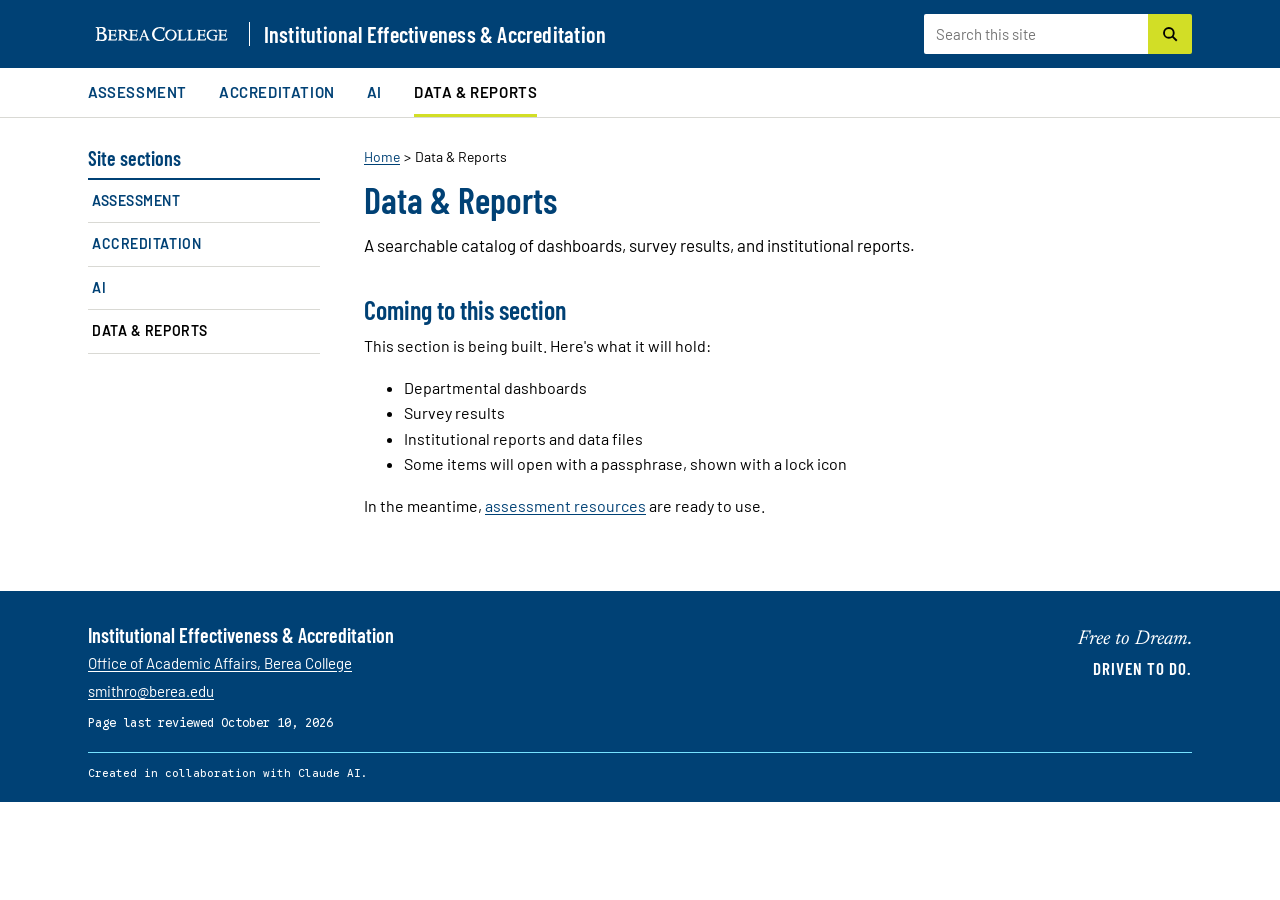
<file: data/index.html>
<!doctype html>
<html lang="en">
<head>
<meta charset="utf-8">
<meta name="viewport" content="width=device-width, initial-scale=1">
<title>Data &amp; Reports | Institutional Effectiveness &amp; Accreditation at Berea College</title>
<meta name="description" content="Dashboards, survey results, and institutional reports from Academic Affairs at Berea College.">
<meta name="section" content="data">
<meta name="last-reviewed" content="2026-10-10">
<link rel="preconnect" href="https://fonts.googleapis.com">
<link rel="preconnect" href="https://fonts.gstatic.com" crossorigin>
<link rel="stylesheet" href="https://fonts.googleapis.com/css2?family=Barlow:wght@400;600&amp;family=Barlow+Condensed:wght@600&amp;family=Newsreader:ital,opsz,wght@1,6..72,400&amp;family=Google+Sans+Code:wght@500&amp;display=swap">
<link rel="stylesheet" href="../assets/css/site.css">
</head>
<body>
<!-- BEGIN:header -->
<a class="skip-link" href="#main">Skip to main content</a>
<header class="site-header">
  <div class="topbar">
    <div class="wrap topbar-inner">
      <a class="brand" href="../">
        <img src="../assets/img/berea-horizontal-white.svg" alt="Berea College" width="165" height="30">
        <span class="name">Institutional Effectiveness &amp; Accreditation</span>
        <span class="short" aria-hidden="true">IE&amp;A</span>
      </a>
      <form class="header-search" role="search" aria-label="Site" action="../search/" method="get">
        <label for="site-q" class="visually-hidden">Search this site</label>
        <input id="site-q" name="q" type="search" placeholder="Search this site" autocomplete="off">
        <button type="submit" aria-label="Search"><svg width="18" height="18" viewBox="0 0 24 24" fill="none" stroke="currentColor" stroke-width="2.5" aria-hidden="true" focusable="false"><circle cx="10.5" cy="10.5" r="6.5"/><path d="M15.5 15.5L21 21"/></svg></button>
      </form>
    </div>
  </div>
  <nav class="main-nav" aria-label="Main">
    <div class="wrap">
      <ul>
        <li><a href="../assessment/">Assessment</a></li>
        <li><a href="../accreditation/">Accreditation</a></li>
        <li><a href="../ai/">AI</a></li>
        <li><a href="../data/" aria-current="page">Data &amp; Reports</a></li>
      </ul>
    </div>
  </nav>
</header>
<!-- END:header -->

<div class="wrap layout">
  <aside class="sidebar">
<!-- BEGIN:sidebar -->
  <nav aria-label="Section menu">
    <h2 class="side-title">Site sections</h2>
    <ul>
      <li><a href="../assessment/">Assessment</a></li>
      <li><a href="../accreditation/">Accreditation</a></li>
      <li><a href="../ai/">AI</a></li>
      <li><a href="../data/" aria-current="page">Data &amp; Reports</a></li>
    </ul>
  </nav>
<!-- END:sidebar -->
  </aside>
  <main id="main" class="content" tabindex="-1">
      <nav class="breadcrumb" aria-label="Breadcrumb"><ol><li><a href="../">Home</a></li><li aria-current="page">Data &amp; Reports</li></ol></nav>
      <h1>Data &amp; Reports</h1>
      <p class="lead">A searchable catalog of dashboards, survey results, and institutional reports.</p>
      <h2>Coming to this section</h2>
      <p>This section is being built. Here's what it will hold:</p>
      <ul>
        <li>Departmental dashboards</li>
        <li>Survey results</li>
        <li>Institutional reports and data files</li>
        <li>Some items will open with a passphrase, shown with a lock icon</li>
      </ul>
      <p>In the meantime, <a href="../assessment/">assessment resources</a> are ready to use.</p>
  </main>
</div>

<!-- BEGIN:footer -->
<footer class="site-footer">
  <div class="wrap footer-cols">
    <div class="footer-unit">
      <strong>Institutional Effectiveness &amp; Accreditation</strong>
      <a href="https://www.berea.edu/office-of-academic-affairs">Office of Academic Affairs, Berea College</a>
      <a id="site-contact" href="mailto:smithro@berea.edu">smithro@berea.edu</a>
      <span class="mono">Page last reviewed October 10, 2026</span>
    </div>
    <div class="tagline">
      <p class="tagline-serif">Free to Dream.</p>
      <p class="tagline-sans">DRIVEN TO DO.</p>
    </div>
  </div>
  <div class="wrap footer-base">
    <p class="disclaimer">Created in collaboration with Claude AI.</p>
  </div>
</footer>
<!-- END:footer -->
</body>
</html>
</file>
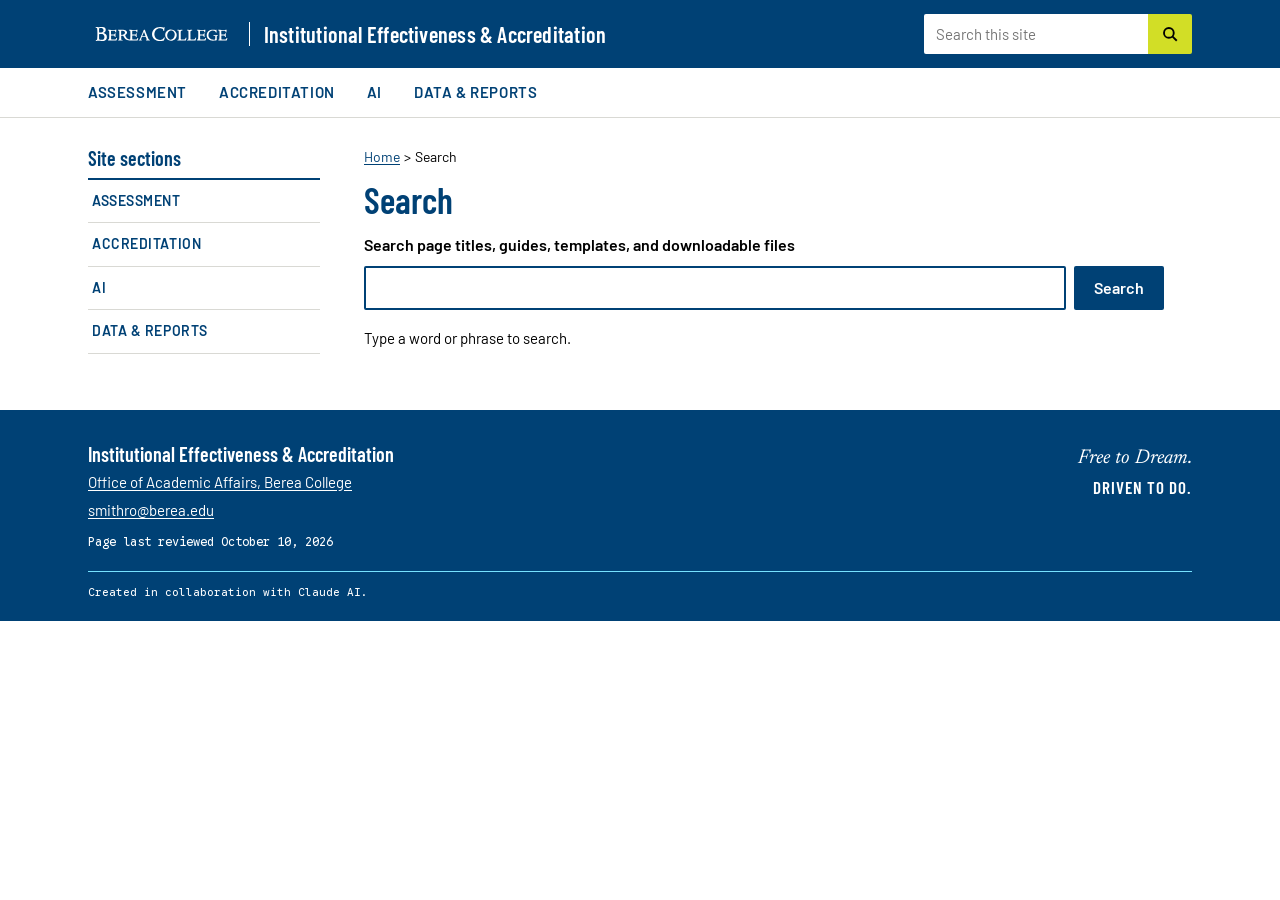
<file: search/index.html>
<!doctype html>
<html lang="en">
<head>
<meta charset="utf-8">
<meta name="viewport" content="width=device-width, initial-scale=1">
<title>Search | Institutional Effectiveness &amp; Accreditation at Berea College</title>
<meta name="description" content="Search the Institutional Effectiveness &amp; Accreditation site.">
<meta name="section" content="search">
<meta name="last-reviewed" content="2026-10-10">
<link rel="preconnect" href="https://fonts.googleapis.com">
<link rel="preconnect" href="https://fonts.gstatic.com" crossorigin>
<link rel="stylesheet" href="https://fonts.googleapis.com/css2?family=Barlow:wght@400;600&amp;family=Barlow+Condensed:wght@600&amp;family=Newsreader:ital,opsz,wght@1,6..72,400&amp;family=Google+Sans+Code:wght@500&amp;display=swap">
<link rel="stylesheet" href="../assets/css/site.css">
</head>
<body>
<!-- BEGIN:header -->
<a class="skip-link" href="#main">Skip to main content</a>
<header class="site-header">
  <div class="topbar">
    <div class="wrap topbar-inner">
      <a class="brand" href="../">
        <img src="../assets/img/berea-horizontal-white.svg" alt="Berea College" width="165" height="30">
        <span class="name">Institutional Effectiveness &amp; Accreditation</span>
        <span class="short" aria-hidden="true">IE&amp;A</span>
      </a>
      <form class="header-search" role="search" aria-label="Site" action="../search/" method="get">
        <label for="site-q" class="visually-hidden">Search this site</label>
        <input id="site-q" name="q" type="search" placeholder="Search this site" autocomplete="off">
        <button type="submit" aria-label="Search"><svg width="18" height="18" viewBox="0 0 24 24" fill="none" stroke="currentColor" stroke-width="2.5" aria-hidden="true" focusable="false"><circle cx="10.5" cy="10.5" r="6.5"/><path d="M15.5 15.5L21 21"/></svg></button>
      </form>
    </div>
  </div>
  <nav class="main-nav" aria-label="Main">
    <div class="wrap">
      <ul>
        <li><a href="../assessment/">Assessment</a></li>
        <li><a href="../accreditation/">Accreditation</a></li>
        <li><a href="../ai/">AI</a></li>
        <li><a href="../data/">Data &amp; Reports</a></li>
      </ul>
    </div>
  </nav>
</header>
<!-- END:header -->

<div class="wrap layout">
  <aside class="sidebar">
<!-- BEGIN:sidebar -->
  <nav aria-label="Section menu">
    <h2 class="side-title">Site sections</h2>
    <ul>
      <li><a href="../assessment/">Assessment</a></li>
      <li><a href="../accreditation/">Accreditation</a></li>
      <li><a href="../ai/">AI</a></li>
      <li><a href="../data/">Data &amp; Reports</a></li>
    </ul>
  </nav>
<!-- END:sidebar -->
  </aside>
  <main id="main" class="content" tabindex="-1">
      <nav class="breadcrumb" aria-label="Breadcrumb"><ol><li><a href="../">Home</a></li><li aria-current="page">Search</li></ol></nav>
      <h1>Search</h1>
      <form class="search-page-form" role="search" aria-label="Search again" action="./" method="get">
        <label for="q">Search page titles, guides, templates, and downloadable files</label>
        <input id="q" name="q" type="search" autocomplete="off">
        <button class="btn" type="submit">Search</button>
      </form>
      <div class="results">
        <h2 class="visually-hidden">Results</h2>
        <p id="status" role="status" aria-live="polite"></p>
        <ol id="results"></ol>
        <noscript><p>Search needs JavaScript. You can browse the sections from the menu above.</p></noscript>
      </div>
  </main>
</div>

<!-- BEGIN:footer -->
<footer class="site-footer">
  <div class="wrap footer-cols">
    <div class="footer-unit">
      <strong>Institutional Effectiveness &amp; Accreditation</strong>
      <a href="https://www.berea.edu/office-of-academic-affairs">Office of Academic Affairs, Berea College</a>
      <a id="site-contact" href="mailto:smithro@berea.edu">smithro@berea.edu</a>
      <span class="mono">Page last reviewed October 10, 2026</span>
    </div>
    <div class="tagline">
      <p class="tagline-serif">Free to Dream.</p>
      <p class="tagline-sans">DRIVEN TO DO.</p>
    </div>
  </div>
  <div class="wrap footer-base">
    <p class="disclaimer">Created in collaboration with Claude AI.</p>
  </div>
</footer>
<!-- END:footer -->
<script src="../assets/js/search.js"></script>
</body>
</html>
</file>
<file: assets/css/site.css>
/* Institutional Effectiveness & Accreditation at Berea College
   Shared stylesheet. Colors and fonts follow the 2026 Berea College brand standards:
   Barlow for text, Barlow Condensed for headings, Google Sans Code for small labels.
   Only Berea Blue, Black, and White carry text. Other palette colors are fills and rules. */

:root {
  --berea-blue: #004175;
  --light-blue: #49B4EF;
  --bright-blue: #76E2FF;
  --chartreuse: #D2DE26;
  --gray: #D9D9D4;
  --blue-gray: #8AAAC5;
  --white: #FFFFFF;
  --black: #000000;

  --sans: 'Barlow', 'Helvetica Neue', Arial, sans-serif;
  --display: 'Barlow Condensed', 'Arial Narrow', Arial, sans-serif;
  --mono: 'Google Sans Code', ui-monospace, Menlo, Consolas, monospace;

  --max: 72rem;
  --gutter: 1.5rem;
}

*, *::before, *::after { box-sizing: border-box; }
html { -webkit-text-size-adjust: 100%; }

body {
  margin: 0;
  background: var(--white);
  color: var(--black);
  font-family: var(--sans);
  font-size: 1rem;
  line-height: 1.6;
}

img, svg { max-width: 100%; }

a { color: var(--berea-blue); text-underline-offset: 0.15em; }
a:hover { color: var(--black); }
a:focus-visible, button:focus-visible, input:focus-visible {
  outline: 3px solid var(--light-blue);
  outline-offset: 2px;
}
.topbar a:focus-visible, .topbar button:focus-visible, .topbar input:focus-visible,
.site-footer a:focus-visible { outline-color: var(--bright-blue); }

.wrap { max-width: var(--max); margin: 0 auto; padding-left: var(--gutter); padding-right: var(--gutter); }

.visually-hidden {
  position: absolute !important; width: 1px; height: 1px; padding: 0; margin: -1px;
  overflow: hidden; clip: rect(0 0 0 0); white-space: nowrap; border: 0;
}

.skip-link {
  position: absolute; left: 1rem; top: -4rem; z-index: 10;
  background: var(--white); color: var(--berea-blue); padding: 0.625rem 1rem; font-weight: 600;
}
.skip-link:focus { top: 0.75rem; }

/* ---------- Header ---------- */
.topbar { background: var(--berea-blue); color: var(--white); }
.topbar-inner { display: flex; flex-wrap: wrap; align-items: center; justify-content: space-between; gap: 0.75rem 1.5rem; padding-top: 0.875rem; padding-bottom: 0.875rem; }

.brand { display: flex; align-items: center; gap: 0.875rem; color: var(--white); text-decoration: none; }
.brand:hover { color: var(--white); }
.brand img { display: block; height: 1.875rem; width: auto; padding: 0.125rem; }
.brand .name {
  font-family: var(--display); font-weight: 600; font-size: 1.375rem; line-height: 1.1; letter-spacing: 0.01em;
  border-left: 1px solid var(--white); padding-left: 0.875rem;
}
.brand .short { display: none; }

.header-search { display: flex; align-items: stretch; }
.header-search input {
  width: 14rem; min-height: 2.5rem; padding: 0 0.75rem; border: 0; border-radius: 2px 0 0 2px;
  font: inherit; font-size: 0.9375rem; color: var(--black); background: var(--white);
}
.header-search button {
  display: inline-flex; align-items: center; justify-content: center; width: 2.75rem; min-height: 2.5rem;
  border: 0; border-radius: 0 2px 2px 0; background: var(--chartreuse); color: var(--black); cursor: pointer;
}
.header-search button:hover { background: var(--bright-blue); }

.main-nav { background: var(--white); border-bottom: 1px solid var(--gray); }
.main-nav ul { list-style: none; margin: 0; padding: 0; display: flex; flex-wrap: wrap; gap: 0 2rem; }
.main-nav a {
  display: block; padding: 0.75rem 0 0.625rem; border-bottom: 3px solid transparent;
  font-weight: 600; font-size: 0.9375rem; letter-spacing: 0.04em; text-transform: uppercase; text-decoration: none;
}
.main-nav a:hover { border-bottom-color: var(--berea-blue); color: var(--berea-blue); }
.main-nav a[aria-current="page"] { border-bottom-color: var(--chartreuse); color: var(--black); }

/* ---------- Page layout: sidebar + content ---------- */
.layout {
  display: grid; grid-template-columns: 14.5rem minmax(0, 1fr); gap: 2.75rem;
  padding-top: 1.75rem; padding-bottom: 3.5rem;
}

.sidebar { font-size: 0.9375rem; }
.sidebar .side-title {
  margin: 0; padding: 0 0 0.5rem; border-bottom: 2px solid var(--berea-blue);
  font-family: var(--display); font-weight: 600; font-size: 1.25rem; line-height: 1.2; color: var(--berea-blue);
}
.sidebar ul { list-style: none; margin: 0; padding: 0; }
.sidebar > nav > ul > li { border-bottom: 1px solid var(--gray); }
.sidebar > nav > ul > li > a {
  display: block; padding: 0.625rem 0.25rem; text-decoration: none;
  font-weight: 600; font-size: 0.875rem; letter-spacing: 0.04em; text-transform: uppercase;
}
.sidebar > nav > ul > li > a[aria-current="page"] { color: var(--black); }
.sidebar ul ul { padding: 0 0 0.5rem; }
.sidebar ul ul a { display: block; padding: 0.3125rem 0.75rem; text-decoration: none; color: var(--black); }
.sidebar ul ul a:hover { background: var(--gray); color: var(--black); }
.sidebar ul.quick li { border-bottom: 1px solid var(--gray); }
.sidebar ul.quick a { display: block; padding: 0.5rem 0.25rem; text-decoration: none; }
.sidebar ul.quick a:hover { background: var(--gray); color: var(--black); }
.sidebar .side-note { margin: 1.25rem 0 0; padding: 0.875rem 1rem; background: var(--gray); font-size: 0.875rem; }
.sidebar .side-note strong { display: block; margin-bottom: 0.125rem; }

.content { min-width: 0; max-width: 50rem; }

.breadcrumb { margin: 0 0 0.75rem; font-size: 0.875rem; }
.breadcrumb ol { list-style: none; margin: 0; padding: 0; display: flex; flex-wrap: wrap; gap: 0.25rem; }
.breadcrumb li + li::before { content: ">"; margin-right: 0.25rem; color: var(--black); }

.content h1 {
  margin: 0 0 0.75rem; font-family: var(--display); font-weight: 600;
  font-size: 2.25rem; line-height: 1.1; color: var(--berea-blue);
}
.content h2 {
  margin: 2.25rem 0 0.5rem; font-family: var(--display); font-weight: 600;
  font-size: 1.625rem; line-height: 1.15; color: var(--berea-blue);
}
.content h3 { margin: 0; font-size: 1rem; font-weight: 600; line-height: 1.4; }
.content p { margin: 0 0 1rem; }
.lead { font-size: 1.0625rem; }
.section-intro { margin: 0 0 0.5rem; }

/* ---------- Homepage rows (label, description, button) ---------- */
.rows { list-style: none; margin: 1.5rem 0 0; padding: 0; }
.row {
  display: grid; grid-template-columns: minmax(0, 1fr) 12rem; gap: 1.5rem; align-items: center;
  padding: 1.125rem 0; border-top: 1px solid var(--gray);
}
.row:last-child { border-bottom: 1px solid var(--gray); }
.row p { margin: 0; }
.tile {
  display: flex; align-items: center; justify-content: flex-end; gap: 0.625rem;
  min-height: 3.5rem; padding: 0.625rem 1rem; text-align: right; text-decoration: none;
  font-weight: 600; font-size: 1.0625rem; line-height: 1.2; border-radius: 2px;
}
.tile svg { flex: none; }
.tile:hover { text-decoration: underline; }
.tile-blue { background: var(--berea-blue); color: var(--white); }
.tile-blue:hover { color: var(--white); }
.tile-light { background: var(--light-blue); color: var(--black); }
.tile-chartreuse { background: var(--chartreuse); color: var(--black); }
.tile-bluegray { background: var(--blue-gray); color: var(--black); }
.tile-light:hover, .tile-chartreuse:hover, .tile-bluegray:hover { color: var(--black); }

.question-list { margin: 0; padding-left: 1.25rem; }
.question-list li { margin-bottom: 0.375rem; }

/* ---------- Downloadable files ---------- */
.files { list-style: none; margin: 0.75rem 0 0; padding: 0; }
.files li {
  display: grid; grid-template-columns: 3rem minmax(0, 1fr); gap: 0.875rem; align-items: start;
  padding: 0.875rem 0; border-top: 1px solid var(--gray);
}
.files li:last-child { border-bottom: 1px solid var(--gray); }
.file-type {
  margin-top: 0.125rem; padding: 0.125rem 0; text-align: center;
  font-family: var(--mono); font-size: 0.6875rem; font-weight: 500; letter-spacing: 0.04em;
}
.type-pdf { color: var(--white); background: var(--berea-blue); }
.type-docx { color: var(--black); background: var(--light-blue); }
.files h3 a { text-decoration: none; }
.files h3 a:hover { text-decoration: underline; }
.files h3 svg { margin-left: 0.375rem; vertical-align: -0.125rem; }
.files p { margin: 0.125rem 0 0; font-size: 0.9375rem; }
.file-meta { font-family: var(--mono); font-size: 0.75rem; }

.cycle { margin: 1.5rem 0 0.5rem; }
.cycle img { display: block; width: 100%; height: auto; border: 1px solid var(--gray); }
.cycle figcaption { margin-top: 0.5rem; font-size: 0.875rem; }
.link-list { margin: 0.75rem 0 0; padding-left: 1.25rem; }
.link-list li { margin-bottom: 0.75rem; font-size: 0.9375rem; }
.link-list a { font-weight: 600; font-size: 1rem; }

.help-box { margin-top: 2.5rem; padding: 1.25rem 1.5rem; background: var(--gray); }
.help-box h2 { margin-top: 0; font-size: 1.375rem; }
.help-box p { margin: 0; }

/* ---------- Search results ---------- */
.search-page-form { display: flex; flex-wrap: wrap; gap: 0.5rem; margin: 0.5rem 0 1rem; }
.search-page-form label { flex-basis: 100%; font-weight: 600; }
.search-page-form input {
  flex: 1 1 18rem; min-height: 2.75rem; padding: 0 0.75rem; border: 2px solid var(--berea-blue); border-radius: 2px;
  font: inherit; color: var(--black); background: var(--white);
}
.btn {
  display: inline-flex; align-items: center; justify-content: center; min-height: 2.75rem; padding: 0 1.25rem;
  border: 0; border-radius: 2px; cursor: pointer; font: inherit; font-weight: 600;
  color: var(--white); background: var(--berea-blue); text-decoration: none;
}
.btn:hover { background: var(--black); color: var(--white); }
.results ol { list-style: none; margin: 0; padding: 0; }
.results li { padding: 0.875rem 0; border-top: 1px solid var(--gray); }
.results .where { font-family: var(--mono); font-size: 0.75rem; }
.results h2 { margin: 0.125rem 0; font-family: var(--sans); font-size: 1.0625rem; font-weight: 600; }
.results p { margin: 0; font-size: 0.9375rem; }

/* ---------- Footer ---------- */
.site-footer { background: var(--berea-blue); color: var(--white); font-size: 0.9375rem; }
.site-footer a { color: var(--white); }
.footer-cols { display: flex; flex-wrap: wrap; justify-content: space-between; gap: 1.5rem 3rem; padding-top: 2rem; padding-bottom: 1.25rem; }
.footer-unit { display: flex; flex-direction: column; gap: 0.25rem; }
.footer-unit strong { font-family: var(--display); font-weight: 600; font-size: 1.25rem; line-height: 1.2; }
.footer-unit .mono { font-family: var(--mono); font-size: 0.75rem; margin-top: 0.375rem; }
.tagline { text-align: right; }
.tagline-serif { margin: 0; font-family: 'Newsreader', Georgia, serif; font-style: italic; font-size: 1.25rem; }
.tagline-sans { margin: 0; font-family: var(--display); font-weight: 600; font-size: 1.0625rem; letter-spacing: 0.06em; }
.footer-base { padding-bottom: 1.25rem; }
.disclaimer { margin: 0; border-top: 1px solid var(--bright-blue); padding-top: 0.75rem; font-family: var(--mono); font-size: 0.6875rem; }

/* ---------- Narrow screens ---------- */
@media (max-width: 52rem) {
  .layout { grid-template-columns: minmax(0, 1fr); gap: 2rem; padding-top: 1.25rem; }
  .content { order: -1; }
  .header-search { flex: 1 1 100%; }
  .header-search input { flex: 1 1 auto; width: auto; }
}
@media (max-width: 40rem) {
  :root { --gutter: 1rem; }
  .brand .name { display: none; }
  .brand .short { display: inline; font-family: var(--display); font-weight: 600; font-size: 1.25rem; border-left: 1px solid var(--white); padding-left: 0.875rem; }
  .main-nav ul { gap: 0 1.25rem; }
  .main-nav a { font-size: 0.8125rem; }
  .row { grid-template-columns: minmax(0, 1fr); gap: 0.75rem; }
  .tile { justify-content: space-between; }
  .content h1 { font-size: 1.875rem; }
  .tagline { text-align: left; }
}

@media print {
  .main-nav, .header-search, .sidebar, .skip-link { display: none; }
  .layout { display: block; }
  .topbar, .site-footer, .type-pdf, .type-docx, .tile { -webkit-print-color-adjust: exact; print-color-adjust: exact; }
}
</file>
